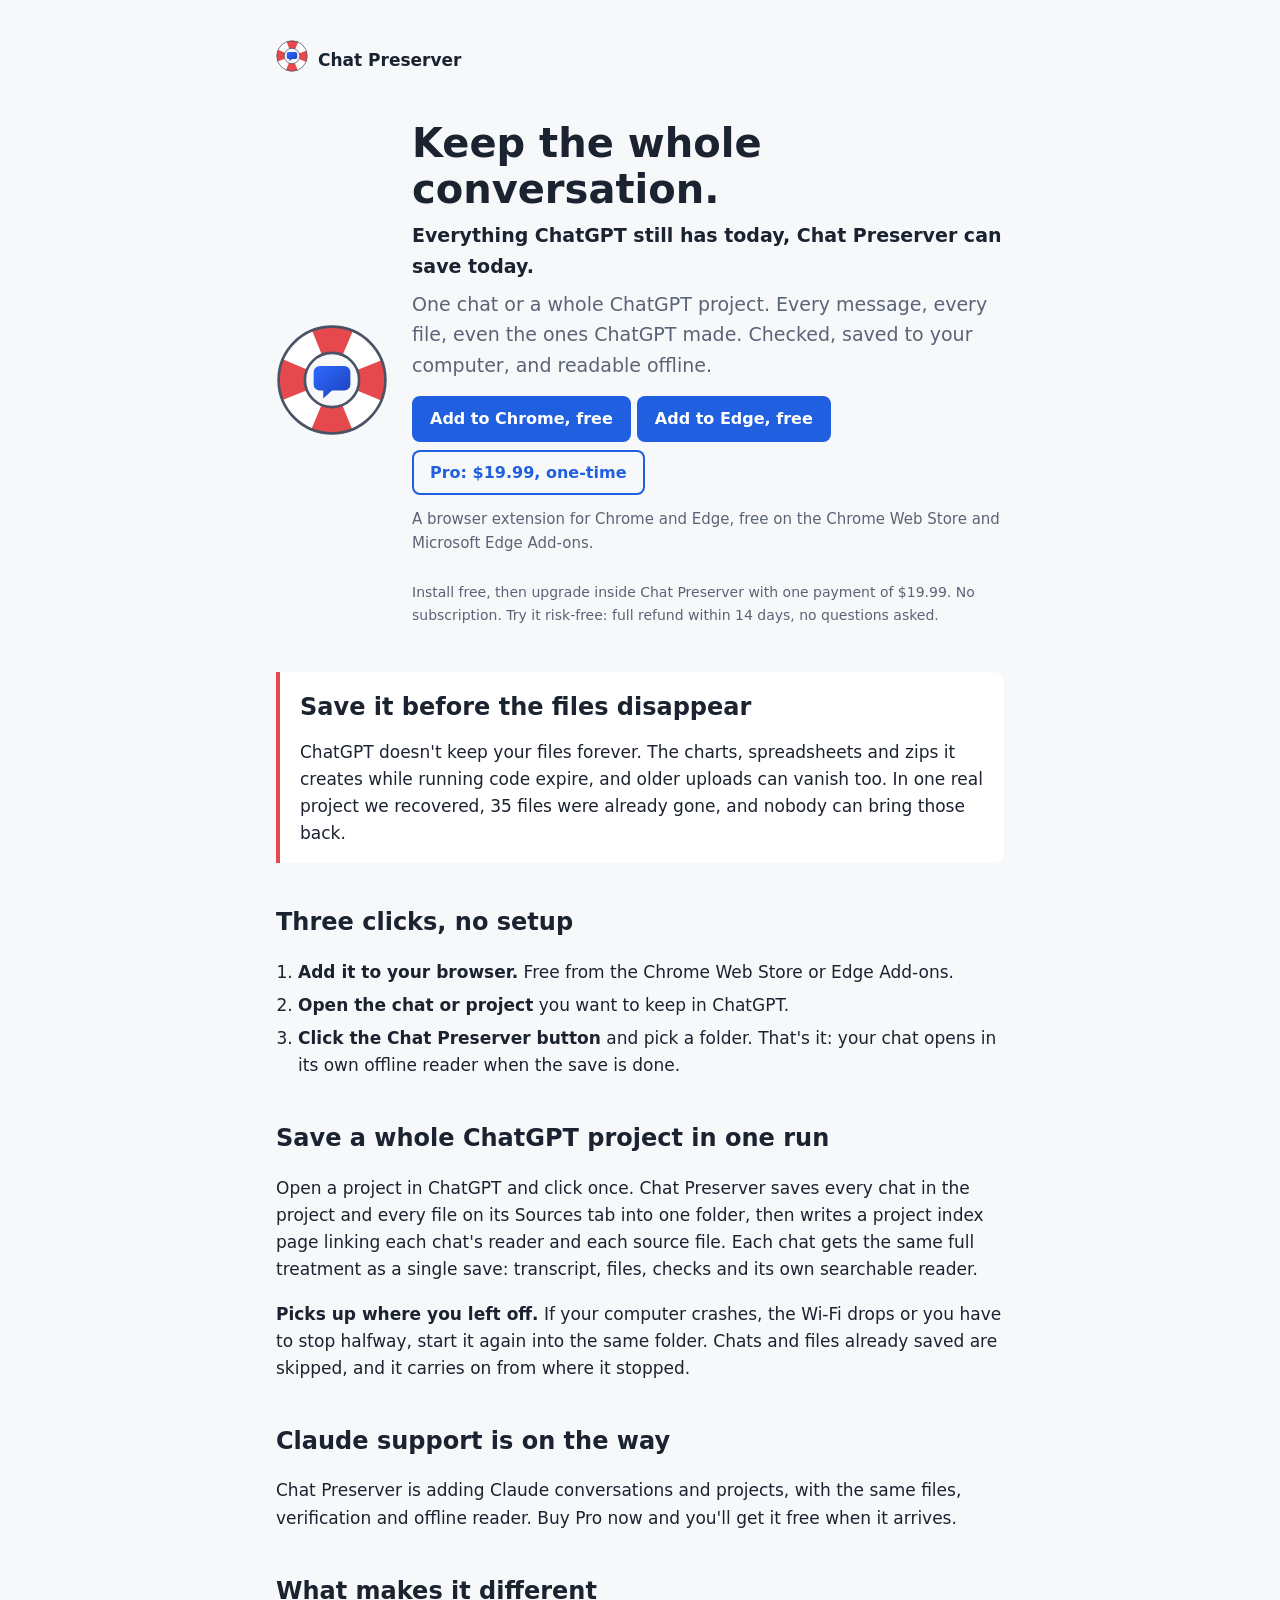
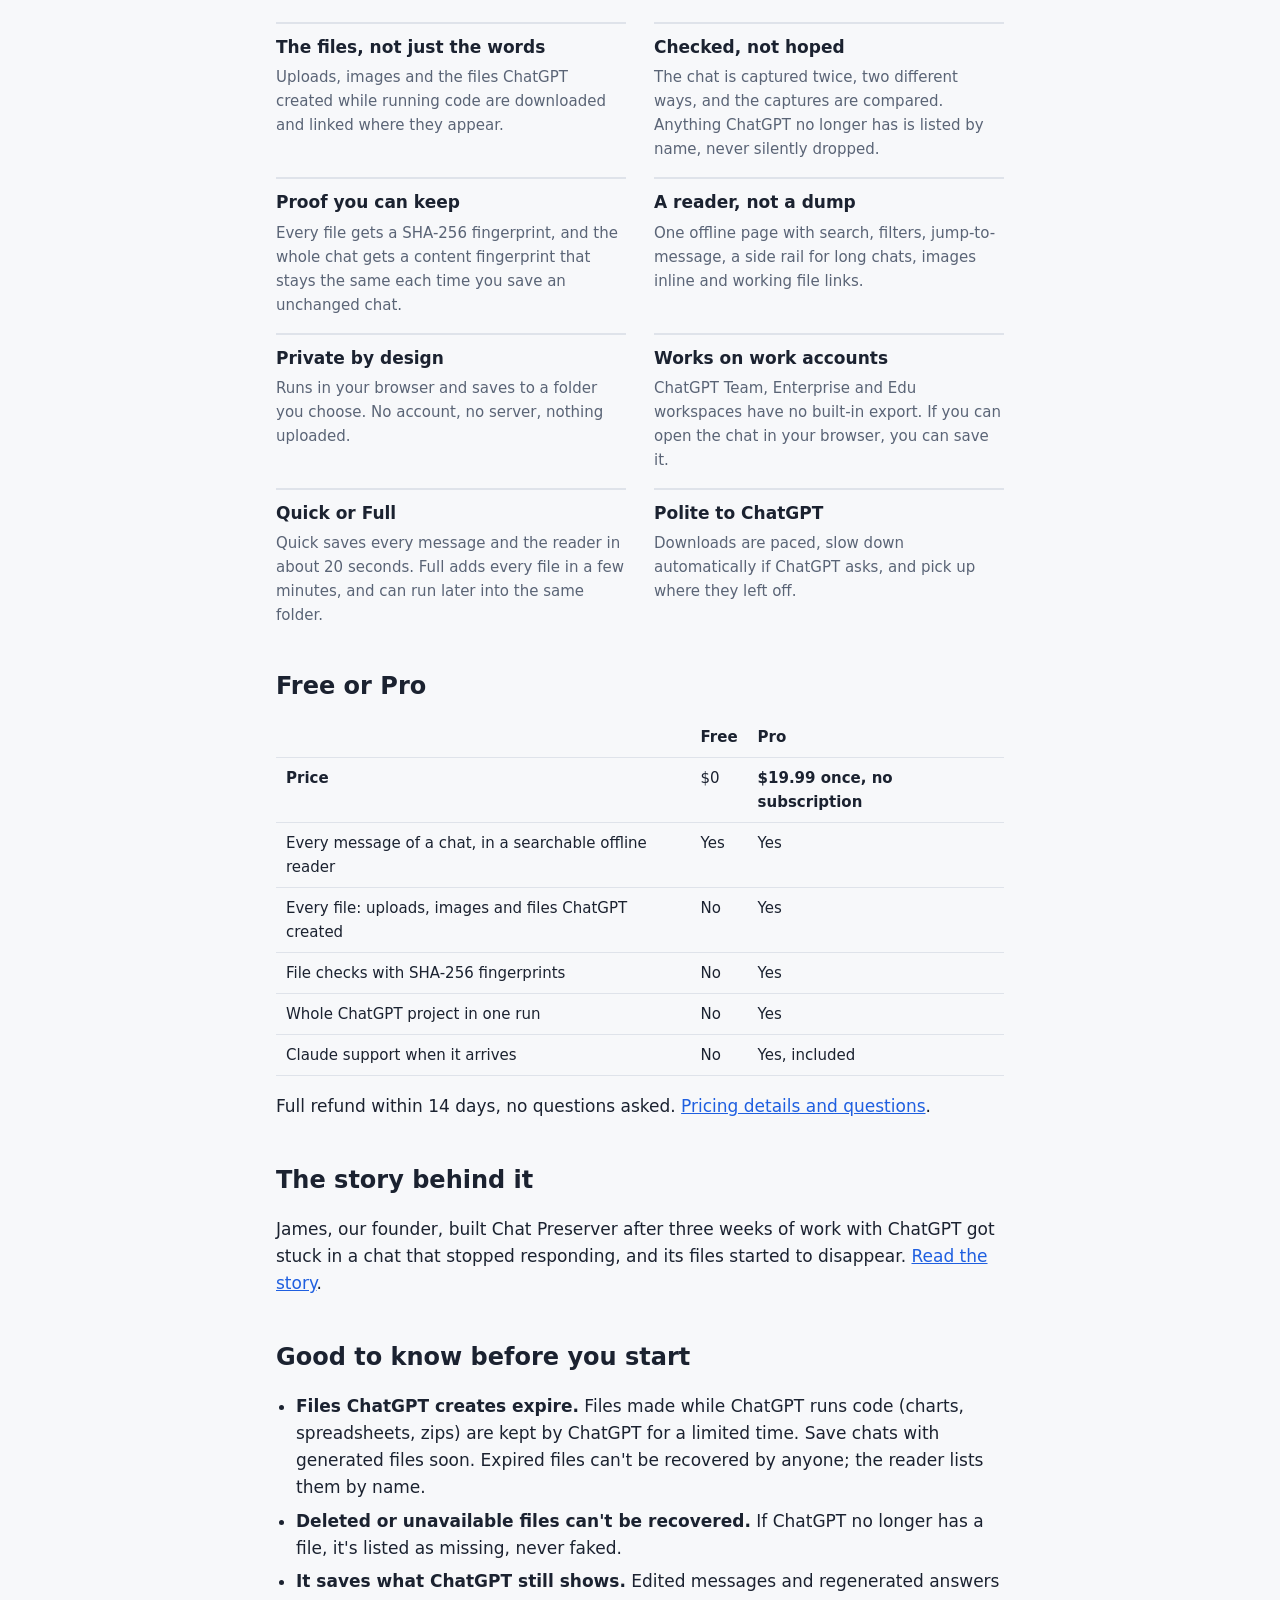
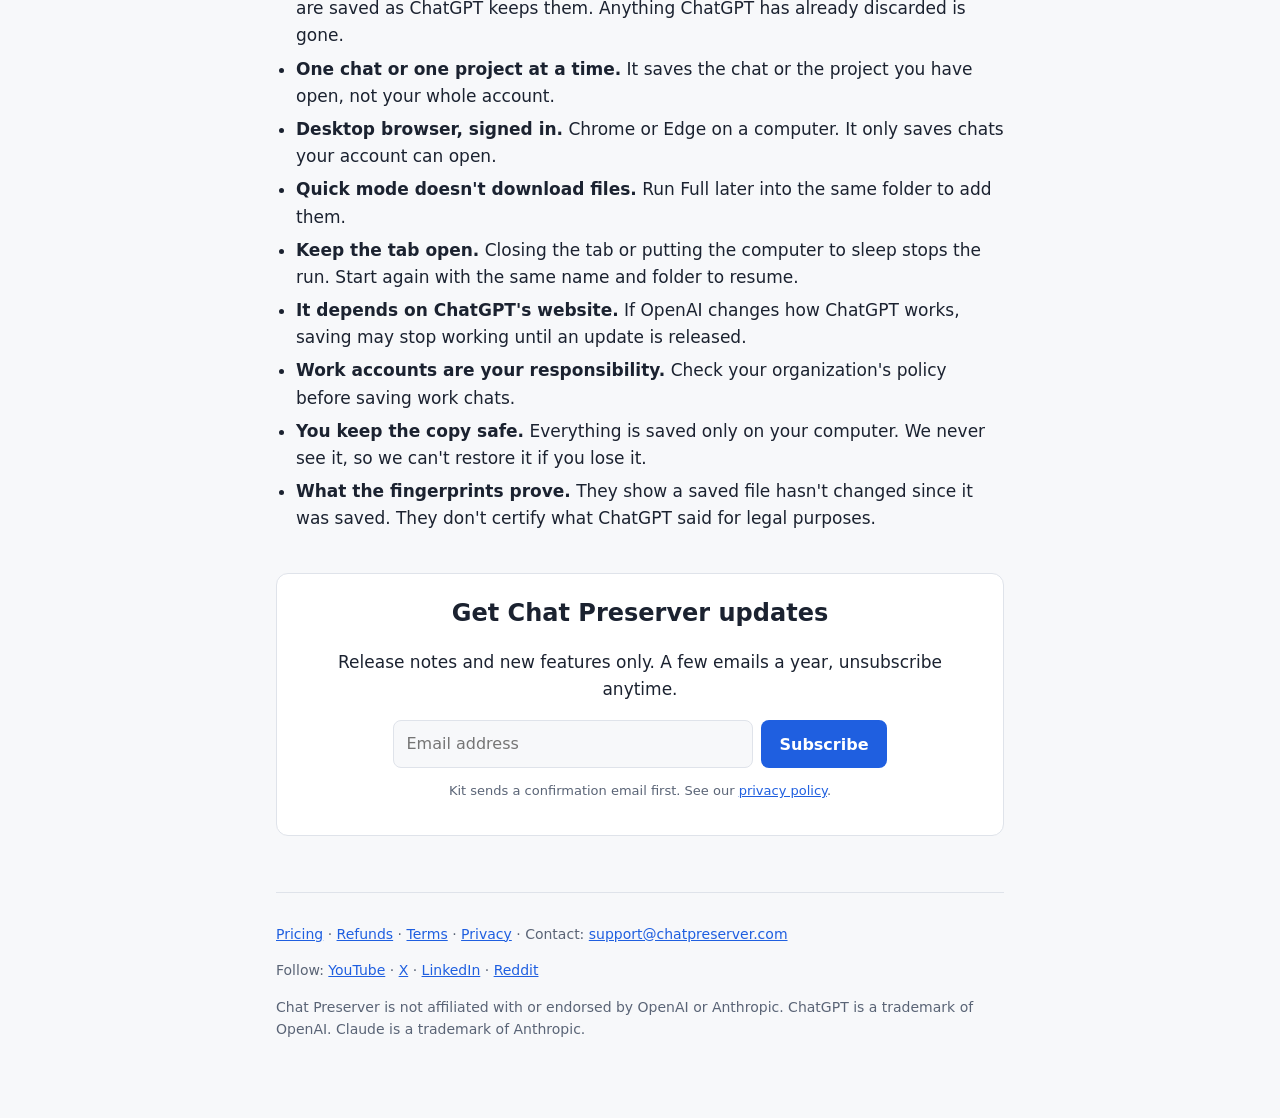
<file: index.html>
<!doctype html>
<html lang="en">
<head>
<meta charset="utf-8">
<meta name="viewport" content="width=device-width, initial-scale=1">
<meta name="color-scheme" content="light dark">
<title>Chat Preserver: save whole ChatGPT chats and projects, with their files</title>
<meta name="description" content="Save a whole ChatGPT chat, or a whole ChatGPT project in one run: every message, every file (even the ones ChatGPT made), checked and in a searchable offline reader.">
<link rel="icon" href="favicon.png">
<link rel="stylesheet" href="style.css">
</head>
<body>
<main>
  <header class="top"><a href="./"><img src="icon.svg" alt=""></a><a href="./">Chat Preserver</a></header>

  <section class="hero">
    <img src="icon.svg" alt="Chat Preserver icon: a chat bubble inside a life ring">
    <div>
      <h1>Keep the whole conversation.</h1>
      <p class="tagline"><strong>Everything ChatGPT still has today, Chat Preserver can save today.</strong></p>
      <p class="sub">One chat or a whole ChatGPT project. Every message, every file, even the ones ChatGPT made. Checked, saved to your computer, and readable offline.</p>
      <p class="cta"><a class="button" href="https://chromewebstore.google.com/detail/lnanhkpmopngcncfocjbonpcolkplkpj">Add to Chrome, free</a><a class="button" href="https://microsoftedge.microsoft.com/addons/detail/ndkpbcppocceaidgeeogmkhkhfbmdhgp">Add to Edge, free</a><a class="button secondary" href="pricing/">Pro: $19.99, one-time</a><br><span>A browser extension for Chrome and Edge, free on the Chrome Web Store and Microsoft Edge Add-ons.</span></p>
      <p class="signup"><span>Install free, then upgrade inside Chat Preserver with one payment of $19.99. No subscription. Try it risk-free: full refund within 14 days, no questions asked.</span></p>
    </div>
  </section>

  <div class="urgent">
    <h2>Save it before the files disappear</h2>
    <p>ChatGPT doesn't keep your files forever. The charts, spreadsheets and zips it creates while running code expire, and older uploads can vanish too. In one real project we recovered, 35 files were already gone, and nobody can bring those back.</p>
  </div>

  <h2>Three clicks, no setup</h2>
  <ol class="steps">
    <li><strong>Add it to your browser.</strong> Free from the Chrome Web Store or Edge Add-ons.</li>
    <li><strong>Open the chat or project</strong> you want to keep in ChatGPT.</li>
    <li><strong>Click the Chat Preserver button</strong> and pick a folder. That's it: your chat opens in its own offline reader when the save is done.</li>
  </ol>

  <h2>Save a whole ChatGPT project in one run</h2>
  <p>Open a project in ChatGPT and click once. Chat Preserver saves every chat in the project and every file on its Sources tab into one folder, then writes a project index page linking each chat's reader and each source file. Each chat gets the same full treatment as a single save: transcript, files, checks and its own searchable reader.</p>
  <p><strong>Picks up where you left off.</strong> If your computer crashes, the Wi-Fi drops or you have to stop halfway, start it again into the same folder. Chats and files already saved are skipped, and it carries on from where it stopped.</p>

  <h2>Claude support is on the way</h2>
  <p>Chat Preserver is adding Claude conversations and projects, with the same files, verification and offline reader. Buy Pro now and you'll get it free when it arrives.</p>

  <h2>What makes it different</h2>
  <div class="grid">
    <div><h3>The files, not just the words</h3><p>Uploads, images and the files ChatGPT created while running code are downloaded and linked where they appear.</p></div>
    <div><h3>Checked, not hoped</h3><p>The chat is captured twice, two different ways, and the captures are compared. Anything ChatGPT no longer has is listed by name, never silently dropped.</p></div>
    <div><h3>Proof you can keep</h3><p>Every file gets a SHA-256 fingerprint, and the whole chat gets a content fingerprint that stays the same each time you save an unchanged chat.</p></div>
    <div><h3>A reader, not a dump</h3><p>One offline page with search, filters, jump-to-message, a side rail for long chats, images inline and working file links.</p></div>
    <div><h3>Private by design</h3><p>Runs in your browser and saves to a folder you choose. No account, no server, nothing uploaded.</p></div>
    <div><h3>Works on work accounts</h3><p>ChatGPT Team, Enterprise and Edu workspaces have no built-in export. If you can open the chat in your browser, you can save it.</p></div>
    <div><h3>Quick or Full</h3><p>Quick saves every message and the reader in about 20 seconds. Full adds every file in a few minutes, and can run later into the same folder.</p></div>
    <div><h3>Polite to ChatGPT</h3><p>Downloads are paced, slow down automatically if ChatGPT asks, and pick up where they left off.</p></div>
  </div>

  <section class="pricing-mid" id="pricing">
    <h2>Free or Pro</h2>
    <div class="tablewrap"><table>
      <thead><tr><th></th><th>Free</th><th>Pro</th></tr></thead>
      <tbody>
        <tr><td><strong>Price</strong></td><td>$0</td><td><strong>$19.99 once, no subscription</strong></td></tr>
        <tr><td>Every message of a chat, in a searchable offline reader</td><td>Yes</td><td>Yes</td></tr>
        <tr><td>Every file: uploads, images and files ChatGPT created</td><td>No</td><td>Yes</td></tr>
        <tr><td>File checks with SHA-256 fingerprints</td><td>No</td><td>Yes</td></tr>
        <tr><td>Whole ChatGPT project in one run</td><td>No</td><td>Yes</td></tr>
        <tr><td>Claude support when it arrives</td><td>No</td><td>Yes, included</td></tr>
      </tbody>
    </table></div>
    <p>Full refund within 14 days, no questions asked. <a href="pricing/">Pricing details and questions</a>.</p>
  </section>

  <h2>The story behind it</h2>
  <p>James, our founder, built Chat Preserver after three weeks of work with ChatGPT got stuck in a chat that stopped responding, and its files started to disappear. <a href="story/">Read the story</a>.</p>

  <h2>Good to know before you start</h2>
  <ul>
    <li><strong>Files ChatGPT creates expire.</strong> Files made while ChatGPT runs code (charts, spreadsheets, zips) are kept by ChatGPT for a limited time. Save chats with generated files soon. Expired files can't be recovered by anyone; the reader lists them by name.</li>
    <li><strong>Deleted or unavailable files can't be recovered.</strong> If ChatGPT no longer has a file, it's listed as missing, never faked.</li>
    <li><strong>It saves what ChatGPT still shows.</strong> Edited messages and regenerated answers are saved as ChatGPT keeps them. Anything ChatGPT has already discarded is gone.</li>
    <li><strong>One chat or one project at a time.</strong> It saves the chat or the project you have open, not your whole account.</li>
    <li><strong>Desktop browser, signed in.</strong> Chrome or Edge on a computer. It only saves chats your account can open.</li>
    <li><strong>Quick mode doesn't download files.</strong> Run Full later into the same folder to add them.</li>
    <li><strong>Keep the tab open.</strong> Closing the tab or putting the computer to sleep stops the run. Start again with the same name and folder to resume.</li>
    <li><strong>It depends on ChatGPT's website.</strong> If OpenAI changes how ChatGPT works, saving may stop working until an update is released.</li>
    <li><strong>Work accounts are your responsibility.</strong> Check your organization's policy before saving work chats.</li>
    <li><strong>You keep the copy safe.</strong> Everything is saved only on your computer. We never see it, so we can't restore it if you lose it.</li>
    <li><strong>What the fingerprints prove.</strong> They show a saved file hasn't changed since it was saved. They don't certify what ChatGPT said for legal purposes.</li>
  </ul>

  <section class="updates" id="updates">
    <h2>Get Chat Preserver updates</h2>
    <p>Release notes and new features only. A few emails a year, unsubscribe anytime.</p>
    <form action="https://app.kit.com/forms/10075467/subscriptions" method="post">
      <label class="sr" for="updates-email">Email address</label>
      <input id="updates-email" name="email_address" type="email" placeholder="Email address" autocomplete="email" required>
      <button class="button" type="submit">Subscribe</button>
    </form>
    <p class="fine">Kit sends a confirmation email first. See our <a href="privacy/">privacy policy</a>.</p>
  </section>

  <footer>
    <p><a href="pricing/">Pricing</a> · <a href="refunds/">Refunds</a> · <a href="terms/">Terms</a> · <a href="privacy/">Privacy</a> · Contact: <a href="mailto:support@chatpreserver.com">support@chatpreserver.com</a></p>
    <p>Follow: <a href="https://www.youtube.com/@ChatPreserver">YouTube</a> · <a href="https://x.com/chatpreserver">X</a> · <a href="https://www.linkedin.com/company/chat-preserver">LinkedIn</a> · <a href="https://www.reddit.com/user/ChatPreserverDev">Reddit</a></p>
    <p>Chat Preserver is not affiliated with or endorsed by OpenAI or Anthropic. ChatGPT is a trademark of OpenAI. Claude is a trademark of Anthropic.</p>
  </footer>
</main>
</body>
</html>
</file>
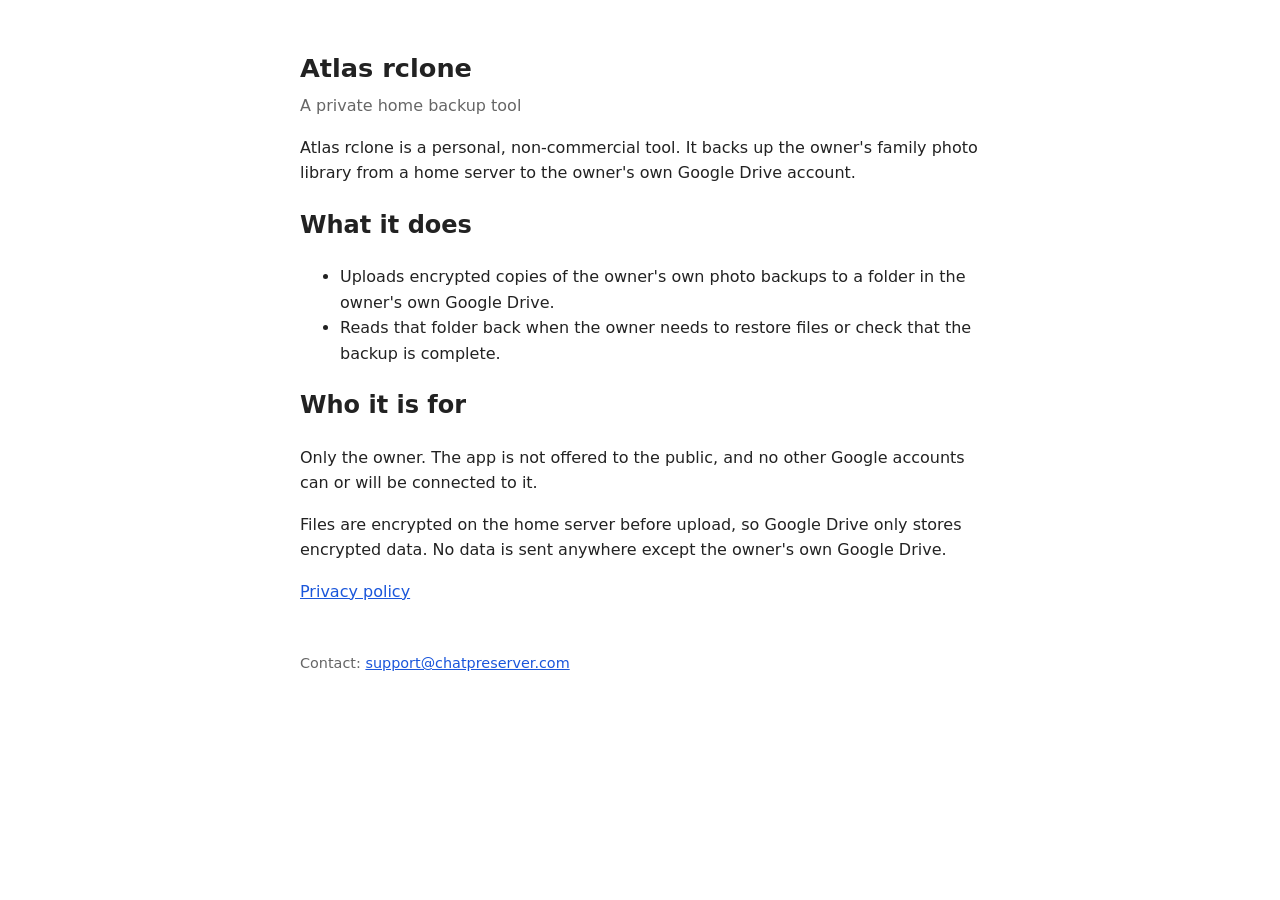
<file: atlas-backup/index.html>
<!doctype html>
<html lang="en">
<head>
<meta charset="utf-8">
<meta name="viewport" content="width=device-width, initial-scale=1">
<meta name="robots" content="noindex">
<title>Atlas rclone</title>
<style>
  body { font-family: system-ui, -apple-system, "Segoe UI", sans-serif; max-width: 680px; margin: 48px auto; padding: 0 16px; line-height: 1.6; color: #222; background: #fff; }
  h1 { font-size: 1.6rem; margin-bottom: 0.25rem; }
  .sub { color: #666; margin-top: 0; }
  footer { margin-top: 48px; font-size: 0.9rem; color: #666; }
  a { color: #1a56db; }
</style>
</head>
<body>
  <h1>Atlas rclone</h1>
  <p class="sub">A private home backup tool</p>

  <p>Atlas rclone is a personal, non-commercial tool. It backs up the owner's family photo library from a home server to the owner's own Google Drive account.</p>

  <h2>What it does</h2>
  <ul>
    <li>Uploads encrypted copies of the owner's own photo backups to a folder in the owner's own Google Drive.</li>
    <li>Reads that folder back when the owner needs to restore files or check that the backup is complete.</li>
  </ul>

  <h2>Who it is for</h2>
  <p>Only the owner. The app is not offered to the public, and no other Google accounts can or will be connected to it.</p>

  <p>Files are encrypted on the home server before upload, so Google Drive only stores encrypted data. No data is sent anywhere except the owner's own Google Drive.</p>

  <p><a href="privacy.html">Privacy policy</a></p>

  <footer>Contact: <a href="mailto:support@chatpreserver.com">support@chatpreserver.com</a></footer>
</body>
</html>
</file>
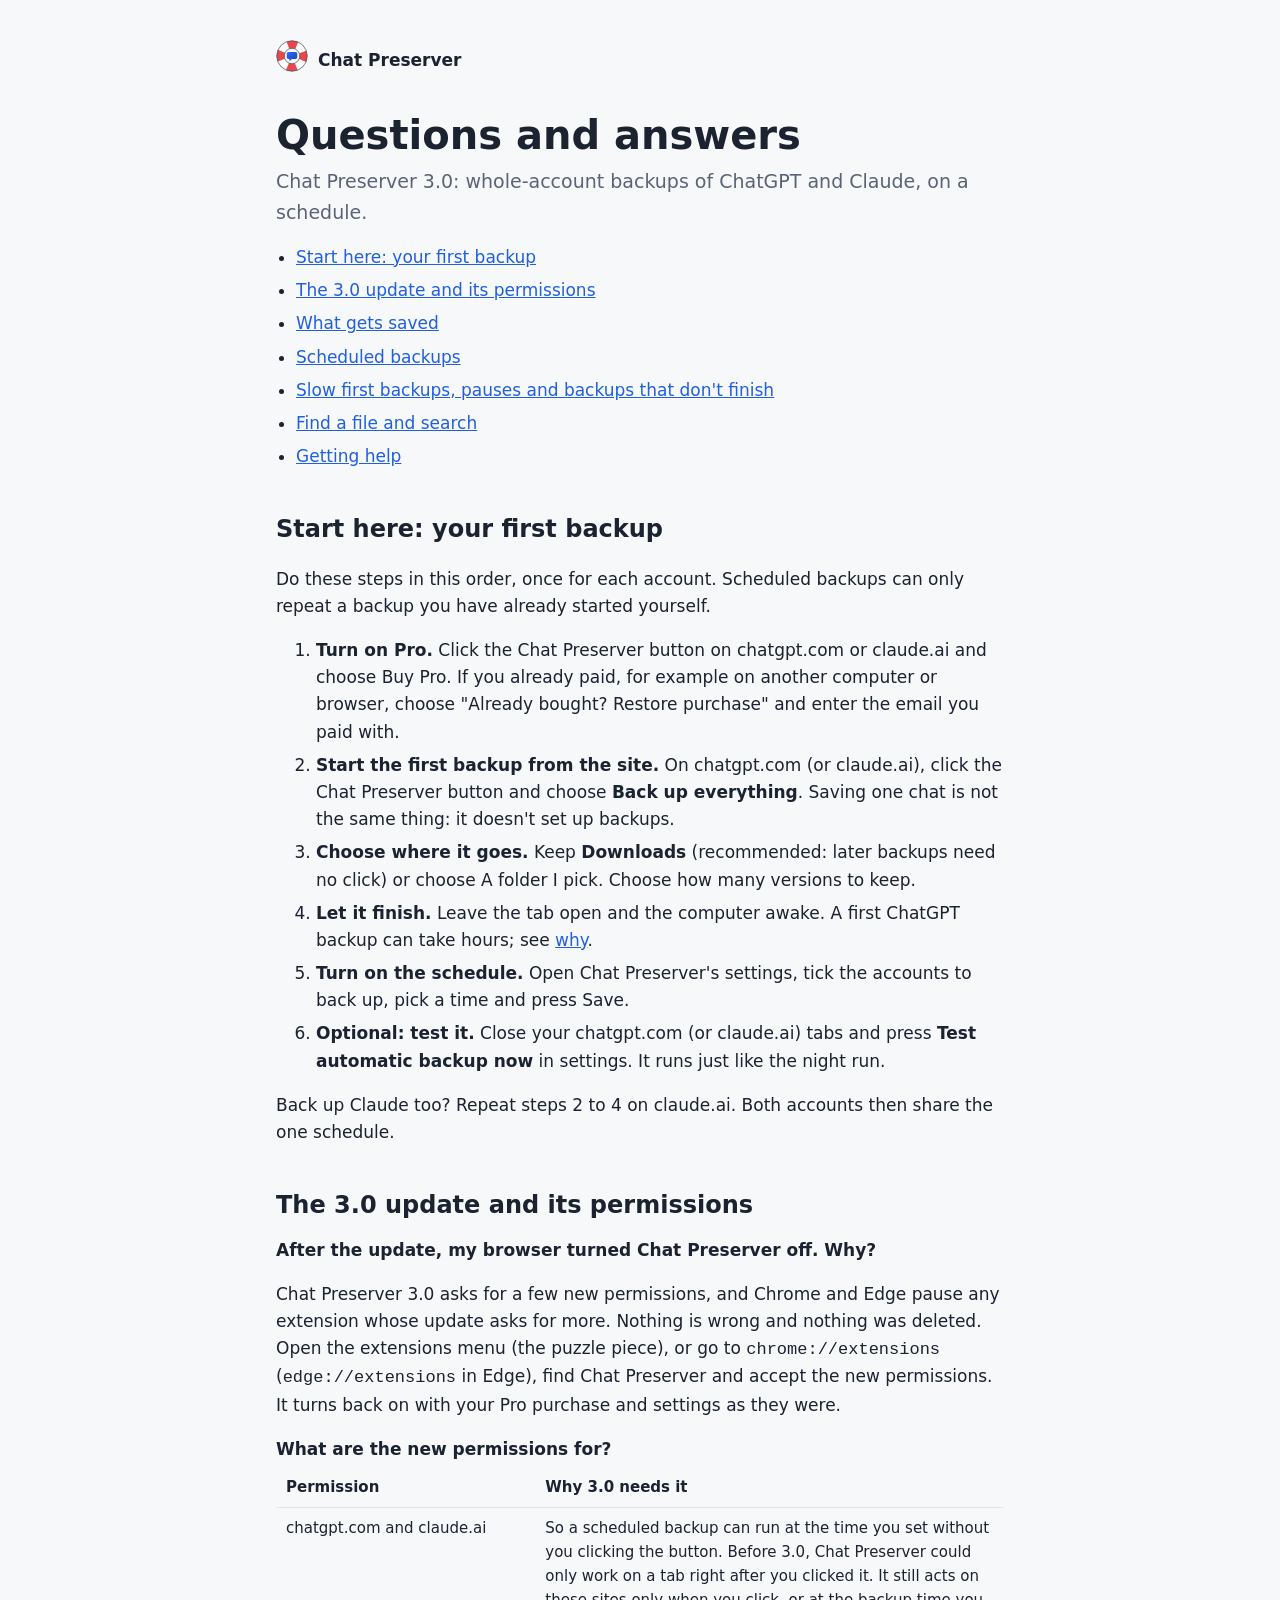
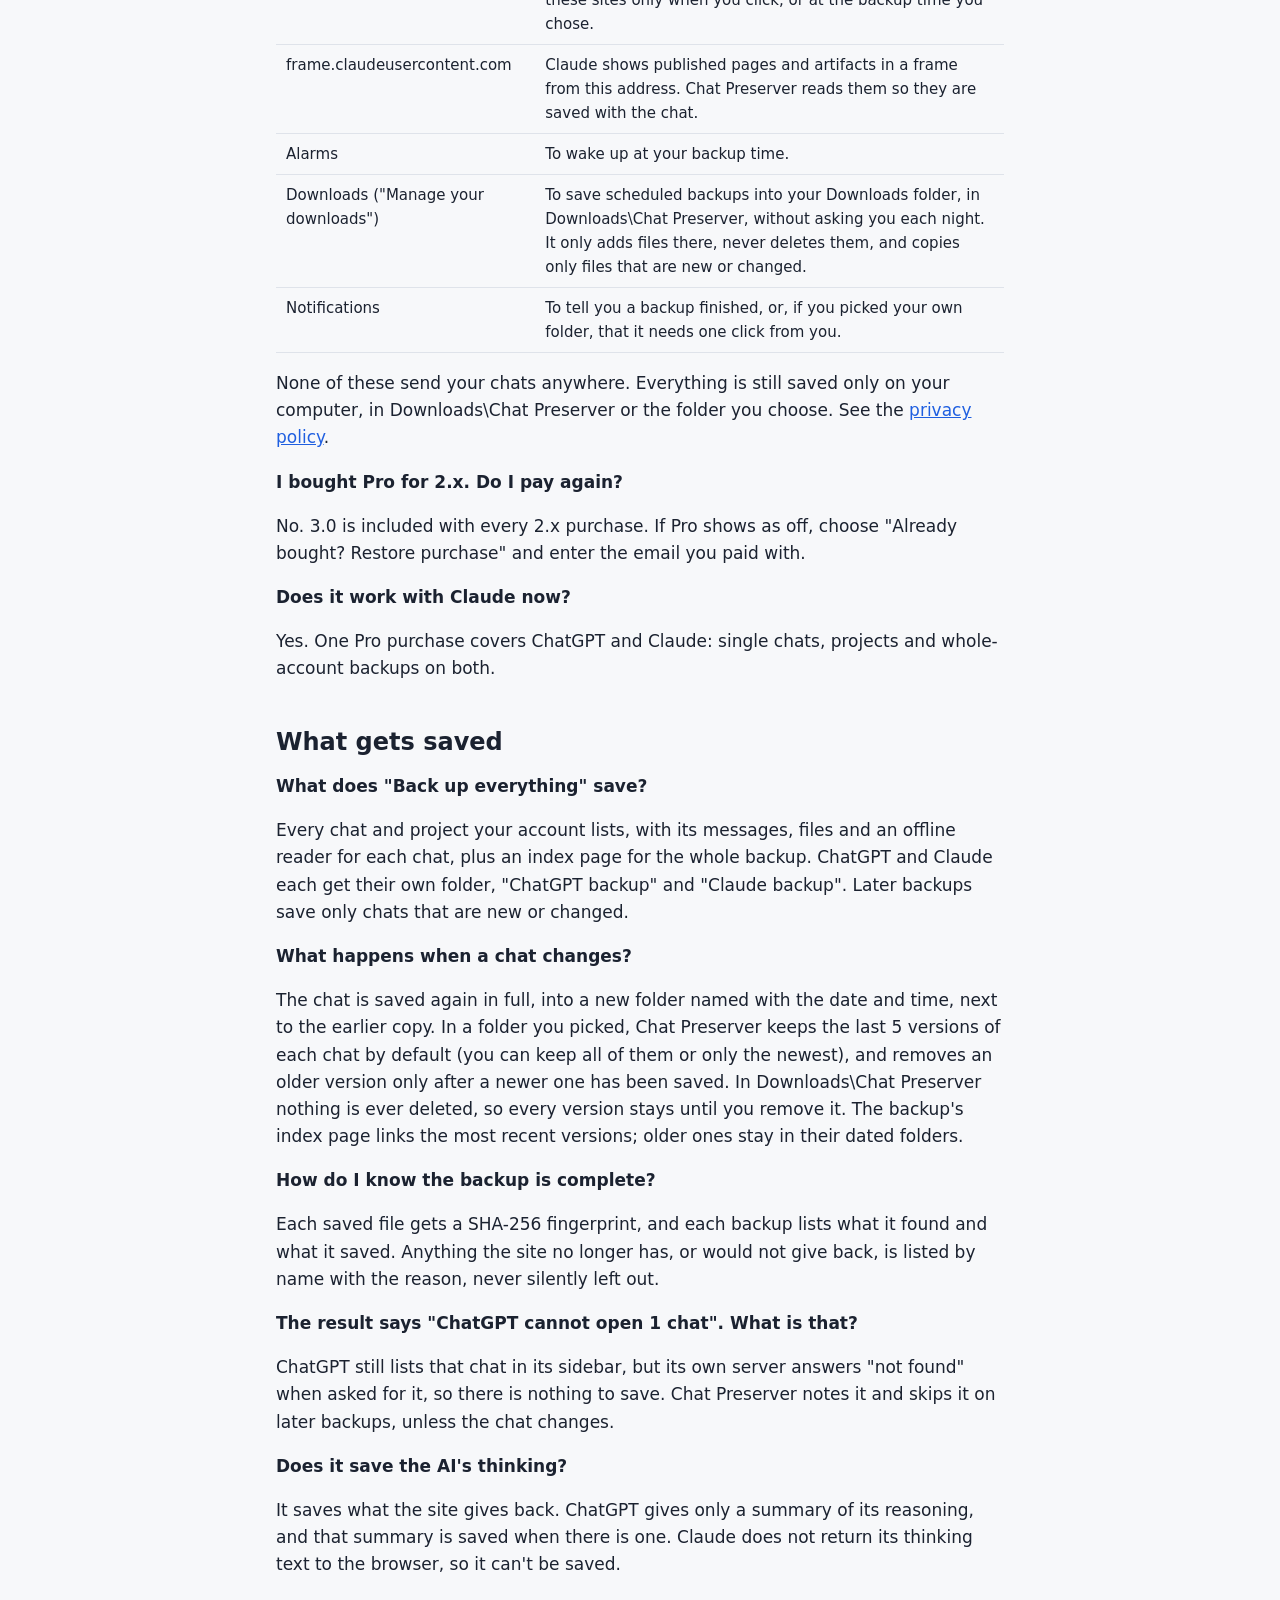
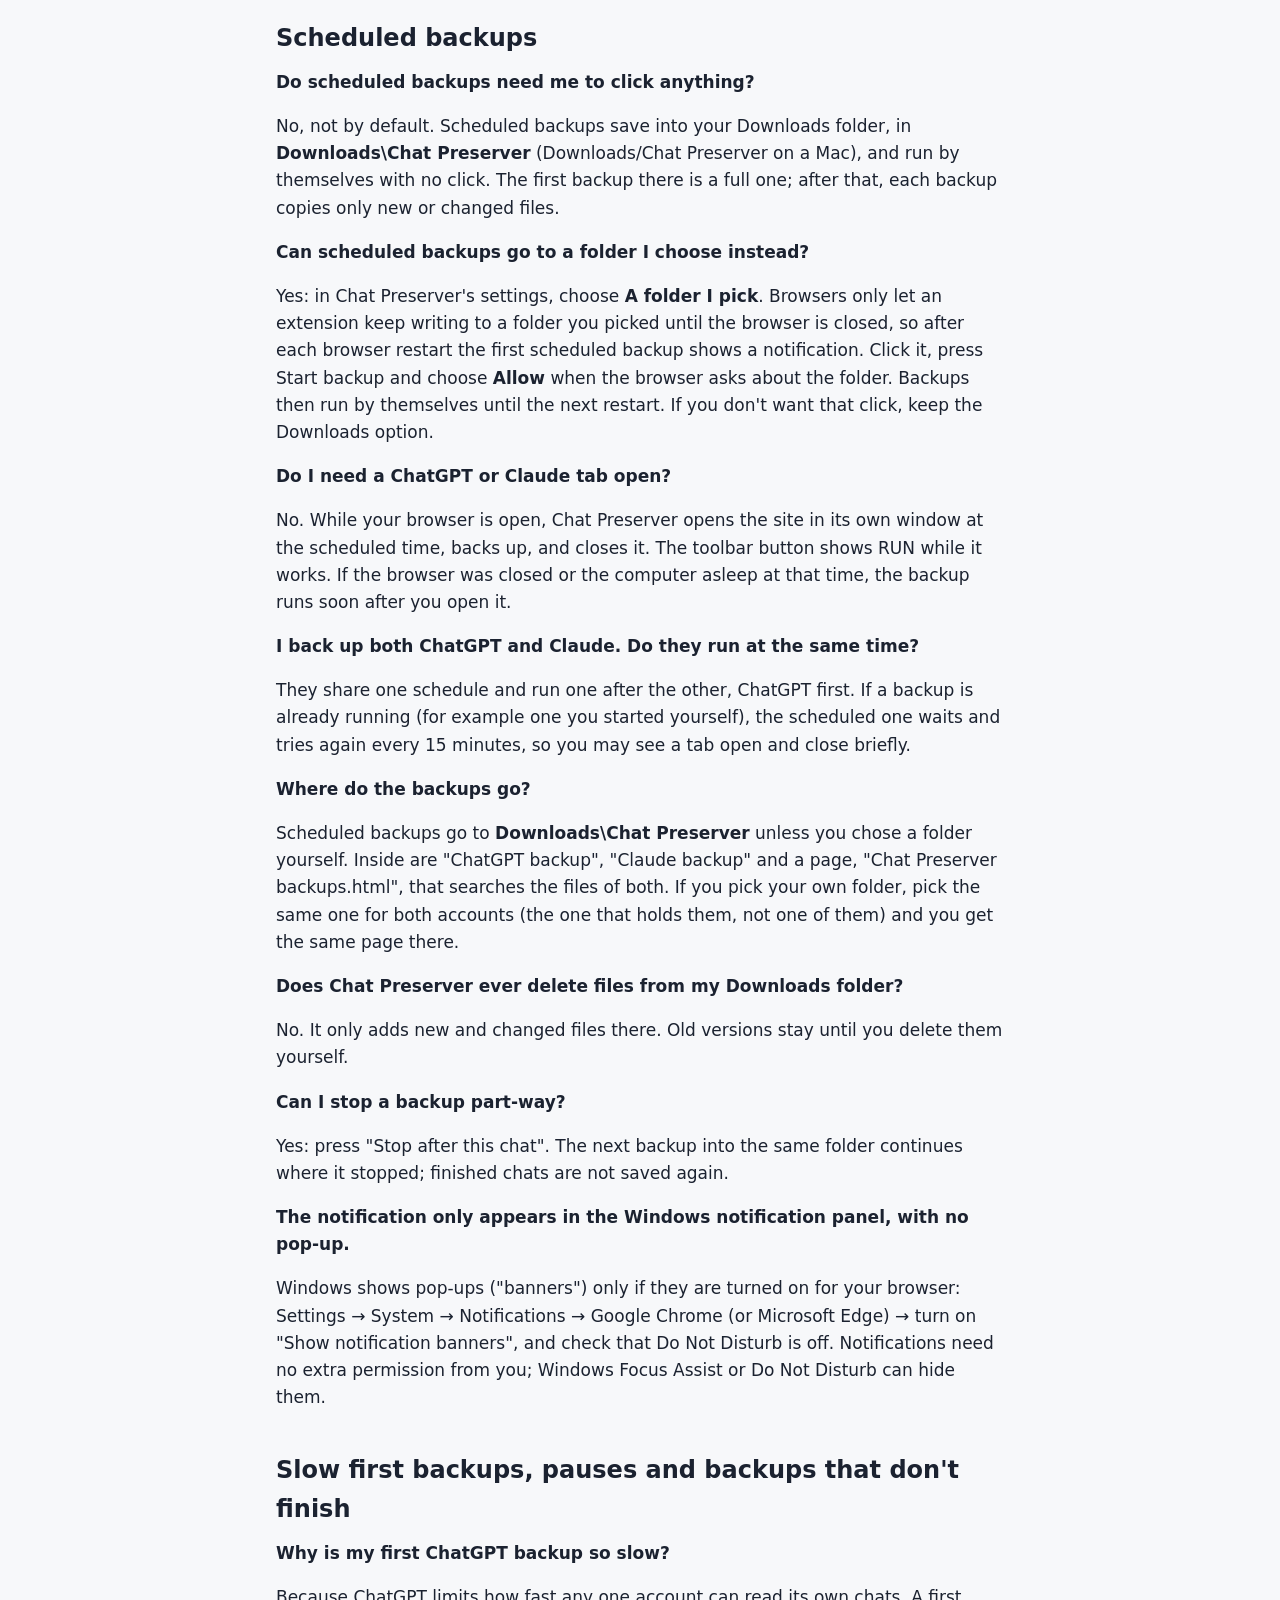
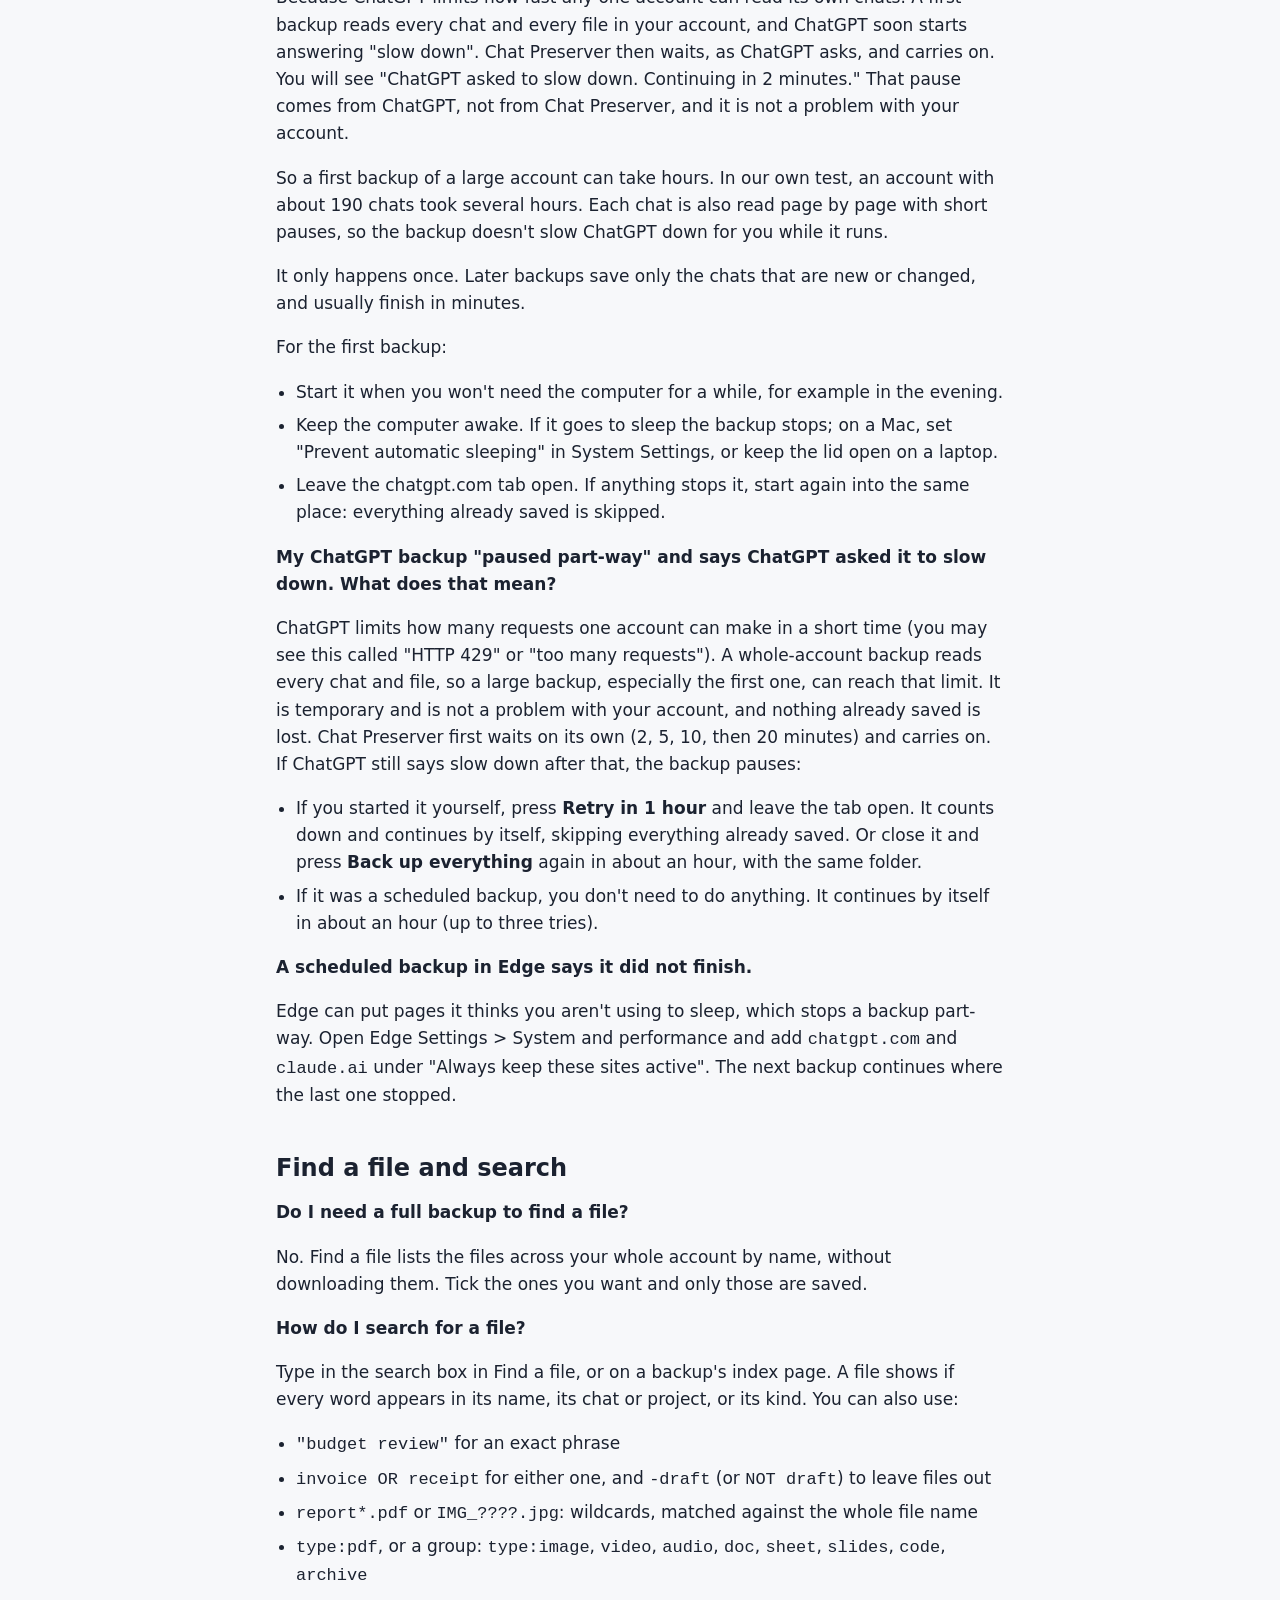
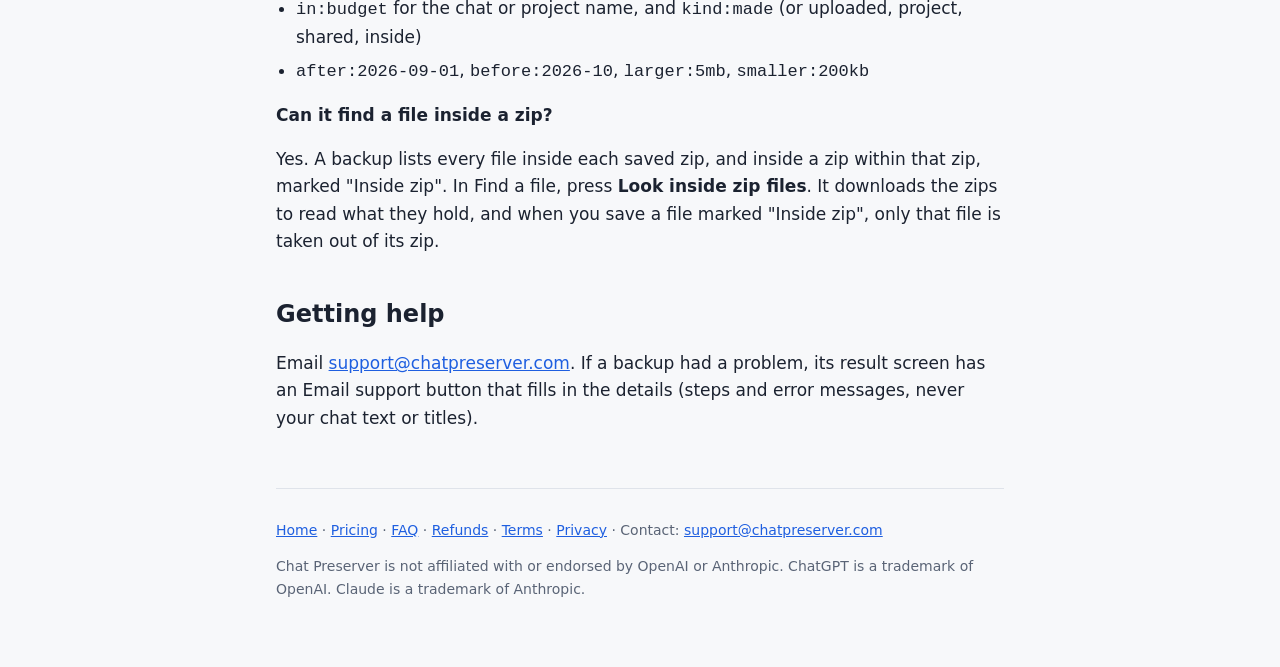
<file: faq/index.html>
<!doctype html>
<html lang="en">
<head>
<meta charset="utf-8">
<meta name="viewport" content="width=device-width, initial-scale=1">
<meta name="color-scheme" content="light dark">
<title>Chat Preserver FAQ</title>
<meta name="description" content="Answers about Chat Preserver 3.0: the update and its new permissions, whole-account backups of ChatGPT and Claude, nightly schedules, versions and Find a file.">
<link rel="icon" href="../favicon.png">
<link rel="stylesheet" href="../style.css">
</head>
<body>
<main class="faq">
  <header class="top"><a href="../"><img src="../icon.svg" alt=""></a><a href="../">Chat Preserver</a></header>

  <h1 style="margin-top:32px">Questions and answers</h1>
  <p class="sub">Chat Preserver 3.0: whole-account backups of ChatGPT and Claude, on a schedule.</p>

  <ul class="toc">
    <li><a href="#start">Start here: your first backup</a></li>
    <li><a href="#update">The 3.0 update and its permissions</a></li>
    <li><a href="#saved">What gets saved</a></li>
    <li><a href="#schedule">Scheduled backups</a></li>
    <li><a href="#pauses">Slow first backups, pauses and backups that don't finish</a></li>
    <li><a href="#find">Find a file and search</a></li>
    <li><a href="#help">Getting help</a></li>
  </ul>

  <h2 id="start">Start here: your first backup</h2>
  <p>Do these steps in this order, once for each account. Scheduled backups can only repeat a backup you have already started yourself.</p>
  <ol>
    <li><strong>Turn on Pro.</strong> Click the Chat Preserver button on chatgpt.com or claude.ai and choose Buy Pro. If you already paid, for example on another computer or browser, choose "Already bought? Restore purchase" and enter the email you paid with.</li>
    <li><strong>Start the first backup from the site.</strong> On chatgpt.com (or claude.ai), click the Chat Preserver button and choose <strong>Back up everything</strong>. Saving one chat is not the same thing: it doesn't set up backups.</li>
    <li><strong>Choose where it goes.</strong> Keep <strong>Downloads</strong> (recommended: later backups need no click) or choose A folder I pick. Choose how many versions to keep.</li>
    <li><strong>Let it finish.</strong> Leave the tab open and the computer awake. A first ChatGPT backup can take hours; see <a href="#first-backup">why</a>.</li>
    <li><strong>Turn on the schedule.</strong> Open Chat Preserver's settings, tick the accounts to back up, pick a time and press Save.</li>
    <li><strong>Optional: test it.</strong> Close your chatgpt.com (or claude.ai) tabs and press <strong>Test automatic backup now</strong> in settings. It runs just like the night run.</li>
  </ol>
  <p>Back up Claude too? Repeat steps 2 to 4 on claude.ai. Both accounts then share the one schedule.</p>

  <h2 id="update">The 3.0 update and its permissions</h2>

  <h3 id="turned-off">After the update, my browser turned Chat Preserver off. Why?</h3>
  <p>Chat Preserver 3.0 asks for a few new permissions, and Chrome and Edge pause any extension whose update asks for more. Nothing is wrong and nothing was deleted. Open the extensions menu (the puzzle piece), or go to <code>chrome://extensions</code> (<code>edge://extensions</code> in Edge), find Chat Preserver and accept the new permissions. It turns back on with your Pro purchase and settings as they were.</p>

  <h3 id="permissions">What are the new permissions for?</h3>
  <div class="tablewrap"><table>
    <thead><tr><th>Permission</th><th>Why 3.0 needs it</th></tr></thead>
    <tbody>
      <tr><td>chatgpt.com and claude.ai</td><td>So a scheduled backup can run at the time you set without you clicking the button. Before 3.0, Chat Preserver could only work on a tab right after you clicked it. It still acts on these sites only when you click, or at the backup time you chose.</td></tr>
      <tr><td>frame.claudeusercontent.com</td><td>Claude shows published pages and artifacts in a frame from this address. Chat Preserver reads them so they are saved with the chat.</td></tr>
      <tr><td>Alarms</td><td>To wake up at your backup time.</td></tr>
      <tr><td>Downloads ("Manage your downloads")</td><td>To save scheduled backups into your Downloads folder, in Downloads\Chat Preserver, without asking you each night. It only adds files there, never deletes them, and copies only files that are new or changed.</td></tr>
      <tr><td>Notifications</td><td>To tell you a backup finished, or, if you picked your own folder, that it needs one click from you.</td></tr>
    </tbody>
  </table></div>
  <p>None of these send your chats anywhere. Everything is still saved only on your computer, in Downloads\Chat Preserver or the folder you choose. See the <a href="../privacy/">privacy policy</a>.</p>

  <h3>I bought Pro for 2.x. Do I pay again?</h3>
  <p>No. 3.0 is included with every 2.x purchase. If Pro shows as off, choose "Already bought? Restore purchase" and enter the email you paid with.</p>

  <h3>Does it work with Claude now?</h3>
  <p>Yes. One Pro purchase covers ChatGPT and Claude: single chats, projects and whole-account backups on both.</p>

  <h2 id="saved">What gets saved</h2>

  <h3>What does "Back up everything" save?</h3>
  <p>Every chat and project your account lists, with its messages, files and an offline reader for each chat, plus an index page for the whole backup. ChatGPT and Claude each get their own folder, "ChatGPT backup" and "Claude backup". Later backups save only chats that are new or changed.</p>

  <h3>What happens when a chat changes?</h3>
  <p>The chat is saved again in full, into a new folder named with the date and time, next to the earlier copy. In a folder you picked, Chat Preserver keeps the last 5 versions of each chat by default (you can keep all of them or only the newest), and removes an older version only after a newer one has been saved. In Downloads\Chat Preserver nothing is ever deleted, so every version stays until you remove it. The backup's index page links the most recent versions; older ones stay in their dated folders.</p>

  <h3>How do I know the backup is complete?</h3>
  <p>Each saved file gets a SHA-256 fingerprint, and each backup lists what it found and what it saved. Anything the site no longer has, or would not give back, is listed by name with the reason, never silently left out.</p>

  <h3>The result says "ChatGPT cannot open 1 chat". What is that?</h3>
  <p>ChatGPT still lists that chat in its sidebar, but its own server answers "not found" when asked for it, so there is nothing to save. Chat Preserver notes it and skips it on later backups, unless the chat changes.</p>

  <h3>Does it save the AI's thinking?</h3>
  <p>It saves what the site gives back. ChatGPT gives only a summary of its reasoning, and that summary is saved when there is one. Claude does not return its thinking text to the browser, so it can't be saved.</p>

  <h2 id="schedule">Scheduled backups</h2>

  <h3>Do scheduled backups need me to click anything?</h3>
  <p>No, not by default. Scheduled backups save into your Downloads folder, in <strong>Downloads\Chat Preserver</strong> (Downloads/Chat Preserver on a Mac), and run by themselves with no click. The first backup there is a full one; after that, each backup copies only new or changed files.</p>

  <h3>Can scheduled backups go to a folder I choose instead?</h3>
  <p>Yes: in Chat Preserver's settings, choose <strong>A folder I pick</strong>. Browsers only let an extension keep writing to a folder you picked until the browser is closed, so after each browser restart the first scheduled backup shows a notification. Click it, press Start backup and choose <strong>Allow</strong> when the browser asks about the folder. Backups then run by themselves until the next restart. If you don't want that click, keep the Downloads option.</p>

  <h3>Do I need a ChatGPT or Claude tab open?</h3>
  <p>No. While your browser is open, Chat Preserver opens the site in its own window at the scheduled time, backs up, and closes it. The toolbar button shows RUN while it works. If the browser was closed or the computer asleep at that time, the backup runs soon after you open it.</p>

  <h3>I back up both ChatGPT and Claude. Do they run at the same time?</h3>
  <p>They share one schedule and run one after the other, ChatGPT first. If a backup is already running (for example one you started yourself), the scheduled one waits and tries again every 15 minutes, so you may see a tab open and close briefly.</p>

  <h3>Where do the backups go?</h3>
  <p>Scheduled backups go to <strong>Downloads\Chat Preserver</strong> unless you chose a folder yourself. Inside are "ChatGPT backup", "Claude backup" and a page, "Chat Preserver backups.html", that searches the files of both. If you pick your own folder, pick the same one for both accounts (the one that holds them, not one of them) and you get the same page there.</p>

  <h3>Does Chat Preserver ever delete files from my Downloads folder?</h3>
  <p>No. It only adds new and changed files there. Old versions stay until you delete them yourself.</p>

  <h3>Can I stop a backup part-way?</h3>
  <p>Yes: press "Stop after this chat". The next backup into the same folder continues where it stopped; finished chats are not saved again.</p>

  <h3>The notification only appears in the Windows notification panel, with no pop-up.</h3>
  <p>Windows shows pop-ups ("banners") only if they are turned on for your browser: Settings → System → Notifications → Google Chrome (or Microsoft Edge) → turn on "Show notification banners", and check that Do Not Disturb is off. Notifications need no extra permission from you; Windows Focus Assist or Do Not Disturb can hide them.</p>

  <h2 id="pauses">Slow first backups, pauses and backups that don't finish</h2>

  <h3 id="first-backup">Why is my first ChatGPT backup so slow?</h3>
  <p>Because ChatGPT limits how fast any one account can read its own chats. A first backup reads every chat and every file in your account, and ChatGPT soon starts answering "slow down". Chat Preserver then waits, as ChatGPT asks, and carries on. You will see "ChatGPT asked to slow down. Continuing in 2 minutes." That pause comes from ChatGPT, not from Chat Preserver, and it is not a problem with your account.</p>
  <p>So a first backup of a large account can take hours. In our own test, an account with about 190 chats took several hours. Each chat is also read page by page with short pauses, so the backup doesn't slow ChatGPT down for you while it runs.</p>
  <p>It only happens once. Later backups save only the chats that are new or changed, and usually finish in minutes.</p>
  <p>For the first backup:</p>
  <ul>
    <li>Start it when you won't need the computer for a while, for example in the evening.</li>
    <li>Keep the computer awake. If it goes to sleep the backup stops; on a Mac, set "Prevent automatic sleeping" in System Settings, or keep the lid open on a laptop.</li>
    <li>Leave the chatgpt.com tab open. If anything stops it, start again into the same place: everything already saved is skipped.</li>
  </ul>

  <h3>My ChatGPT backup "paused part-way" and says ChatGPT asked it to slow down. What does that mean?</h3>
  <p>ChatGPT limits how many requests one account can make in a short time (you may see this called "HTTP 429" or "too many requests"). A whole-account backup reads every chat and file, so a large backup, especially the first one, can reach that limit. It is temporary and is not a problem with your account, and nothing already saved is lost. Chat Preserver first waits on its own (2, 5, 10, then 20 minutes) and carries on. If ChatGPT still says slow down after that, the backup pauses:</p>
  <ul>
    <li>If you started it yourself, press <strong>Retry in 1 hour</strong> and leave the tab open. It counts down and continues by itself, skipping everything already saved. Or close it and press <strong>Back up everything</strong> again in about an hour, with the same folder.</li>
    <li>If it was a scheduled backup, you don't need to do anything. It continues by itself in about an hour (up to three tries).</li>
  </ul>

  <h3 id="edge">A scheduled backup in Edge says it did not finish.</h3>
  <p>Edge can put pages it thinks you aren't using to sleep, which stops a backup part-way. Open Edge Settings &gt; System and performance and add <code>chatgpt.com</code> and <code>claude.ai</code> under "Always keep these sites active". The next backup continues where the last one stopped.</p>

  <h2 id="find">Find a file and search</h2>

  <h3>Do I need a full backup to find a file?</h3>
  <p>No. Find a file lists the files across your whole account by name, without downloading them. Tick the ones you want and only those are saved.</p>

  <h3>How do I search for a file?</h3>
  <p>Type in the search box in Find a file, or on a backup's index page. A file shows if every word appears in its name, its chat or project, or its kind. You can also use:</p>
  <ul>
    <li><code>"budget review"</code> for an exact phrase</li>
    <li><code>invoice OR receipt</code> for either one, and <code>-draft</code> (or <code>NOT draft</code>) to leave files out</li>
    <li><code>report*.pdf</code> or <code>IMG_????.jpg</code>: wildcards, matched against the whole file name</li>
    <li><code>type:pdf</code>, or a group: <code>type:image</code>, <code>video</code>, <code>audio</code>, <code>doc</code>, <code>sheet</code>, <code>slides</code>, <code>code</code>, <code>archive</code></li>
    <li><code>in:budget</code> for the chat or project name, and <code>kind:made</code> (or uploaded, project, shared, inside)</li>
    <li><code>after:2026-09-01</code>, <code>before:2026-10</code>, <code>larger:5mb</code>, <code>smaller:200kb</code></li>
  </ul>

  <h3>Can it find a file inside a zip?</h3>
  <p>Yes. A backup lists every file inside each saved zip, and inside a zip within that zip, marked "Inside zip". In Find a file, press <strong>Look inside zip files</strong>. It downloads the zips to read what they hold, and when you save a file marked "Inside zip", only that file is taken out of its zip.</p>

  <h2 id="help">Getting help</h2>
  <p>Email <a href="mailto:support@chatpreserver.com">support@chatpreserver.com</a>. If a backup had a problem, its result screen has an Email support button that fills in the details (steps and error messages, never your chat text or titles).</p>

  <footer>
    <p><a href="../">Home</a> · <a href="../pricing/">Pricing</a> · <a href="../faq/">FAQ</a> · <a href="../refunds/">Refunds</a> · <a href="../terms/">Terms</a> · <a href="../privacy/">Privacy</a> · Contact: <a href="mailto:support@chatpreserver.com">support@chatpreserver.com</a></p>
    <p>Chat Preserver is not affiliated with or endorsed by OpenAI or Anthropic. ChatGPT is a trademark of OpenAI. Claude is a trademark of Anthropic.</p>
  </footer>
</main>
</body>
</html>
</file>
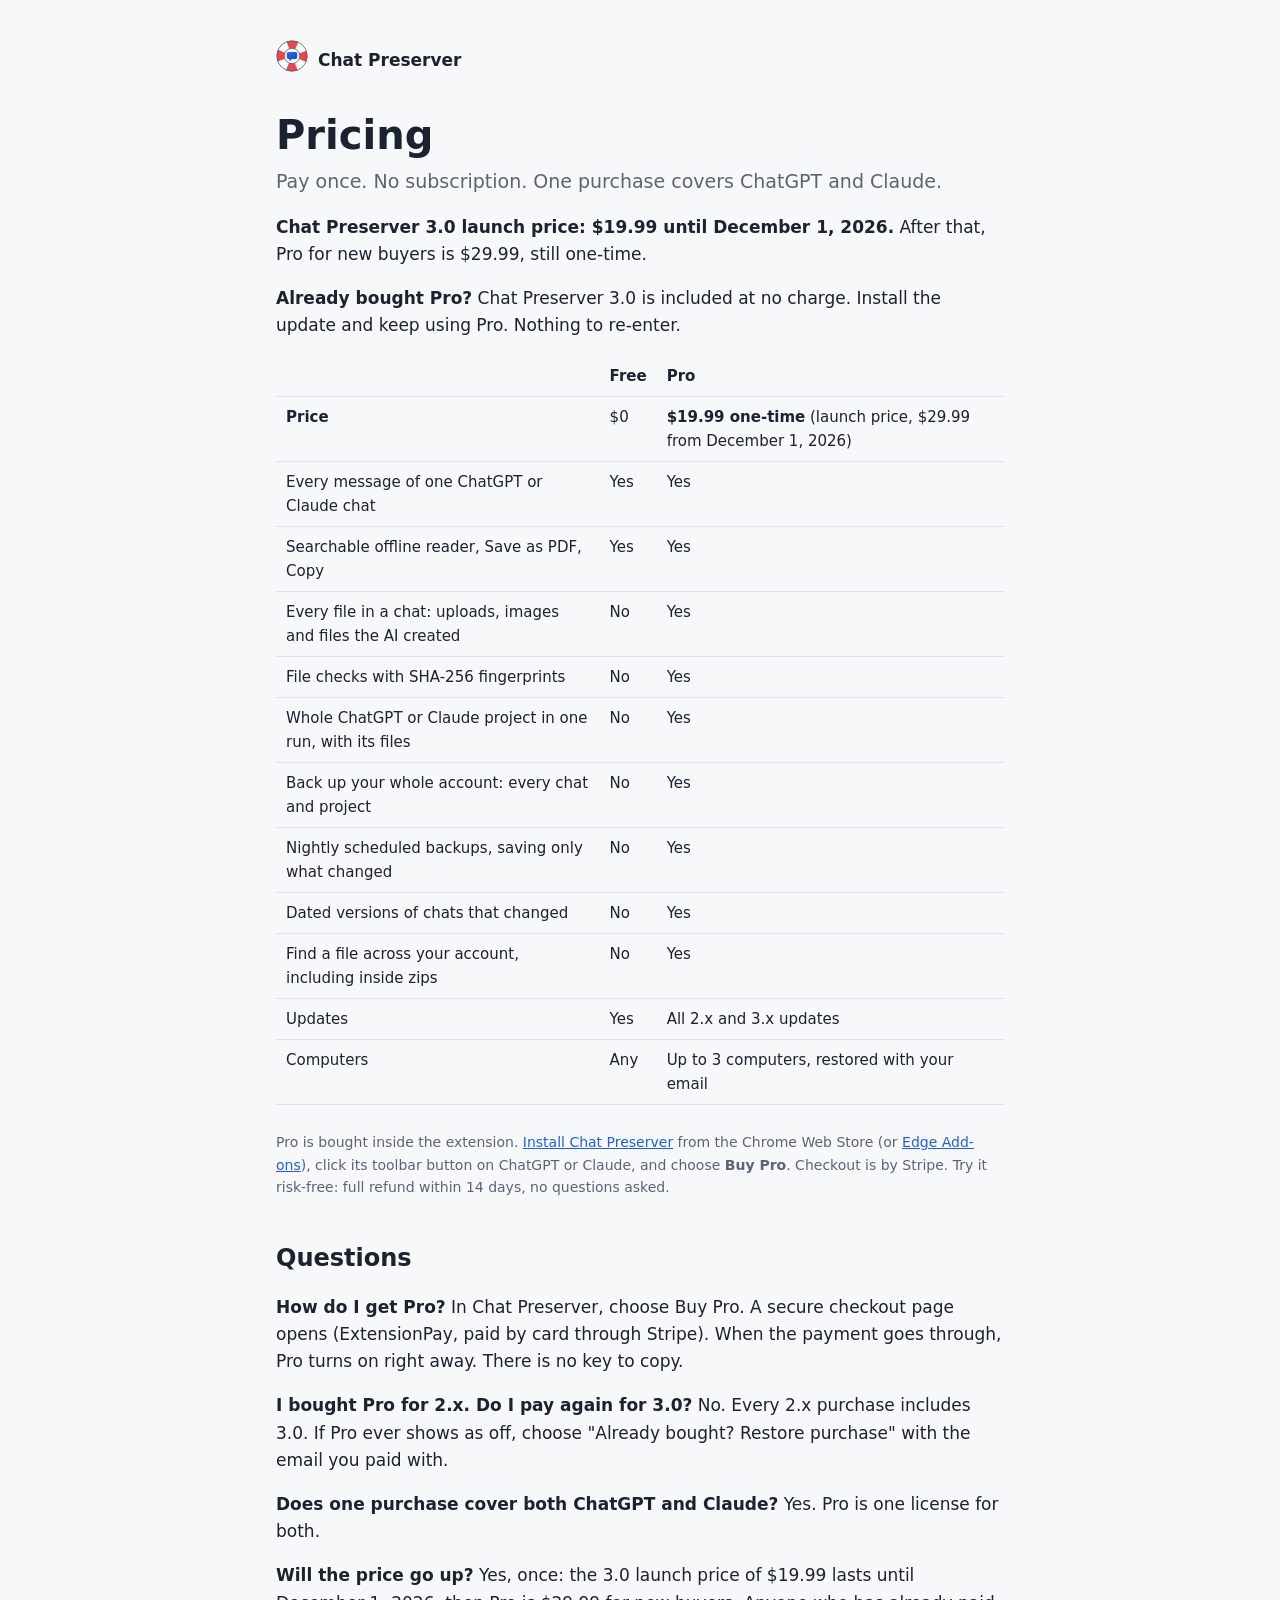
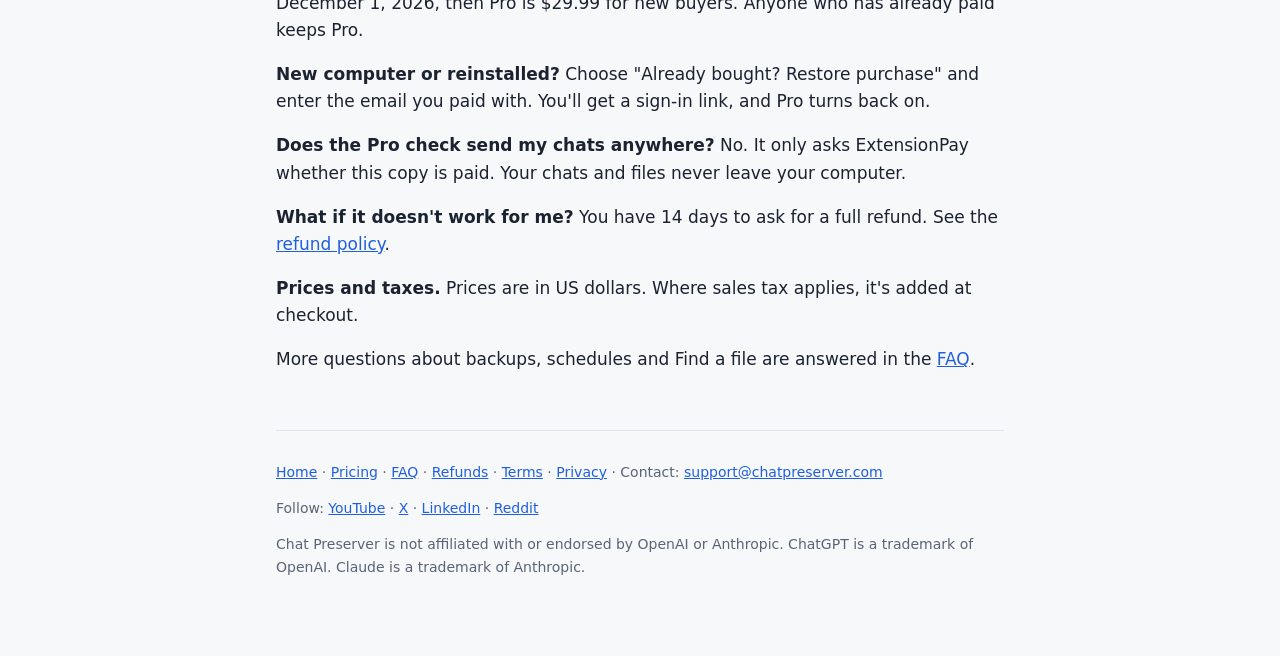
<file: pricing/index.html>
<!doctype html>
<html lang="en">
<head>
<meta charset="utf-8">
<meta name="viewport" content="width=device-width, initial-scale=1">
<meta name="color-scheme" content="light dark">
<title>Chat Preserver Pricing</title>
<meta name="description" content="Free Quick recovery for every ChatGPT and Claude chat. Pro is one payment for every file, whole projects, whole-account backups, nightly schedules and Find a file.">
<link rel="icon" href="../favicon.png">
<link rel="stylesheet" href="../style.css">
</head>
<body>
<main>
  <header class="top"><a href="../"><img src="../icon.svg" alt=""></a><a href="../">Chat Preserver</a></header>

  <h1 style="margin-top:32px">Pricing</h1>
  <p class="sub">Pay once. No subscription. One purchase covers ChatGPT and Claude.</p>

  <div class="notice" id="price-notice">
    <p><strong>Chat Preserver 3.0 launch price: $19.99 until December 1, 2026.</strong> After that, Pro for new buyers is $29.99, still one-time.</p>
    <p><strong>Already bought Pro?</strong> Chat Preserver 3.0 is included at no charge. Install the update and keep using Pro. Nothing to re-enter.</p>
  </div>

  <div class="tablewrap"><table>
    <thead><tr><th></th><th>Free</th><th>Pro</th></tr></thead>
    <tbody>
      <tr><td><strong>Price</strong></td><td>$0</td><td><strong>$19.99 one-time</strong> (launch price, $29.99 from December 1, 2026)</td></tr>
      <tr><td>Every message of one ChatGPT or Claude chat</td><td>Yes</td><td>Yes</td></tr>
      <tr><td>Searchable offline reader, Save as PDF, Copy</td><td>Yes</td><td>Yes</td></tr>
      <tr><td>Every file in a chat: uploads, images and files the AI created</td><td>No</td><td>Yes</td></tr>
      <tr><td>File checks with SHA-256 fingerprints</td><td>No</td><td>Yes</td></tr>
      <tr><td>Whole ChatGPT or Claude project in one run, with its files</td><td>No</td><td>Yes</td></tr>
      <tr><td>Back up your whole account: every chat and project</td><td>No</td><td>Yes</td></tr>
      <tr><td>Nightly scheduled backups, saving only what changed</td><td>No</td><td>Yes</td></tr>
      <tr><td>Dated versions of chats that changed</td><td>No</td><td>Yes</td></tr>
      <tr><td>Find a file across your account, including inside zips</td><td>No</td><td>Yes</td></tr>
      <tr><td>Updates</td><td>Yes</td><td>All 2.x and 3.x updates</td></tr>
      <tr><td>Computers</td><td>Any</td><td>Up to 3 computers, restored with your email</td></tr>
    </tbody>
  </table></div>

  <p class="signup"><span>Pro is bought inside the extension. <a href="https://chromewebstore.google.com/detail/lnanhkpmopngcncfocjbonpcolkplkpj">Install Chat Preserver</a> from the Chrome Web Store (or <a href="https://microsoftedge.microsoft.com/addons/detail/ndkpbcppocceaidgeeogmkhkhfbmdhgp">Edge Add-ons</a>), click its toolbar button on ChatGPT or Claude, and choose <strong>Buy Pro</strong>. Checkout is by Stripe. Try it risk-free: full refund within 14 days, no questions asked.</span></p>

  <h2>Questions</h2>
  <p><strong>How do I get Pro?</strong> In Chat Preserver, choose Buy Pro. A secure checkout page opens (ExtensionPay, paid by card through Stripe). When the payment goes through, Pro turns on right away. There is no key to copy.</p>
  <p><strong>I bought Pro for 2.x. Do I pay again for 3.0?</strong> No. Every 2.x purchase includes 3.0. If Pro ever shows as off, choose "Already bought? Restore purchase" with the email you paid with.</p>
  <p><strong>Does one purchase cover both ChatGPT and Claude?</strong> Yes. Pro is one license for both.</p>
  <p><strong>Will the price go up?</strong> Yes, once: the 3.0 launch price of $19.99 lasts until December 1, 2026, then Pro is $29.99 for new buyers. Anyone who has already paid keeps Pro.</p>
  <p><strong>New computer or reinstalled?</strong> Choose "Already bought? Restore purchase" and enter the email you paid with. You'll get a sign-in link, and Pro turns back on.</p>
  <p><strong>Does the Pro check send my chats anywhere?</strong> No. It only asks ExtensionPay whether this copy is paid. Your chats and files never leave your computer.</p>
  <p><strong>What if it doesn't work for me?</strong> You have 14 days to ask for a full refund. See the <a href="../refunds/">refund policy</a>.</p>
  <p><strong>Prices and taxes.</strong> Prices are in US dollars. Where sales tax applies, it's added at checkout.</p>
  <p>More questions about backups, schedules and Find a file are answered in the <a href="../faq/">FAQ</a>.</p>

  <footer>
    <p><a href="../">Home</a> · <a href="../pricing/">Pricing</a> · <a href="../faq/">FAQ</a> · <a href="../refunds/">Refunds</a> · <a href="../terms/">Terms</a> · <a href="../privacy/">Privacy</a> · Contact: <a href="mailto:support@chatpreserver.com">support@chatpreserver.com</a></p>
    <p>Follow: <a href="https://www.youtube.com/@ChatPreserver">YouTube</a> · <a href="https://x.com/chatpreserver">X</a> · <a href="https://www.linkedin.com/company/chat-preserver">LinkedIn</a> · <a href="https://www.reddit.com/user/ChatPreserverDev">Reddit</a></p>
    <p>Chat Preserver is not affiliated with or endorsed by OpenAI or Anthropic. ChatGPT is a trademark of OpenAI. Claude is a trademark of Anthropic.</p>
  </footer>
</main>
</body>
</html>
</file>
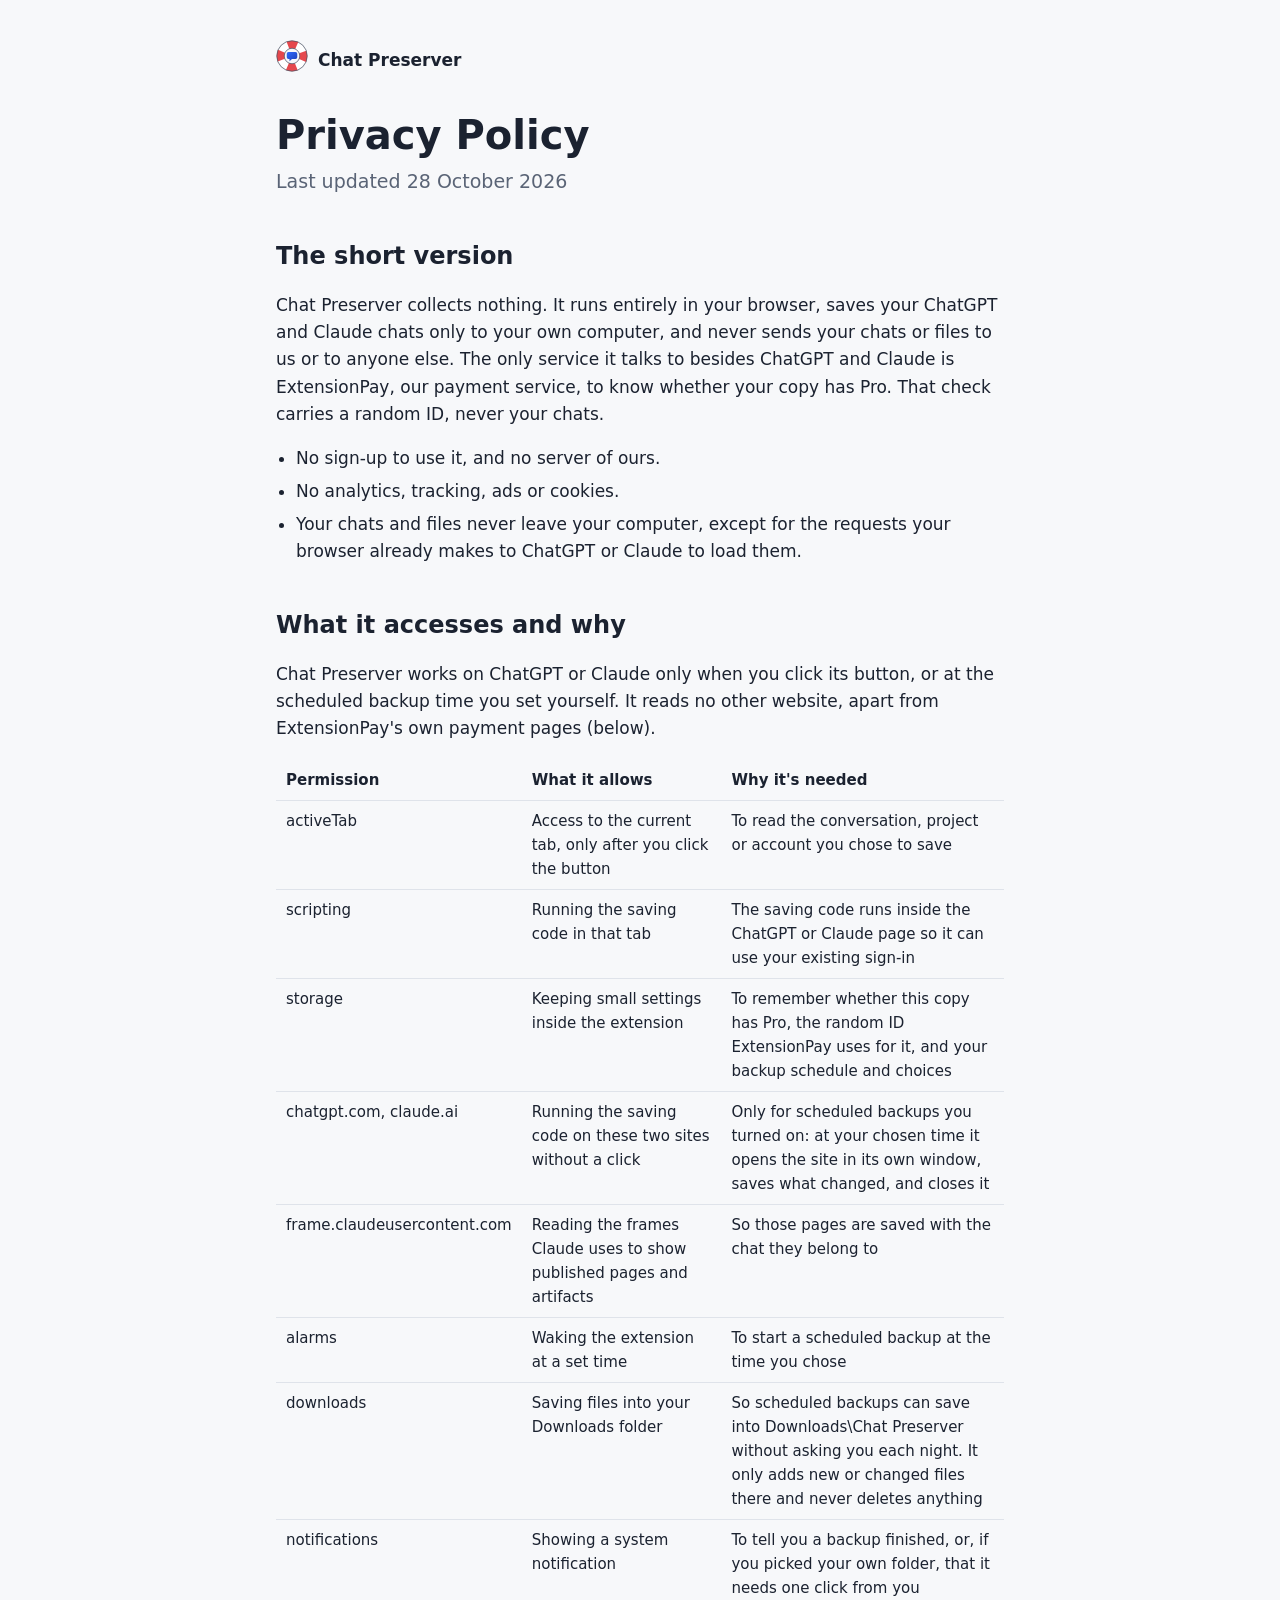
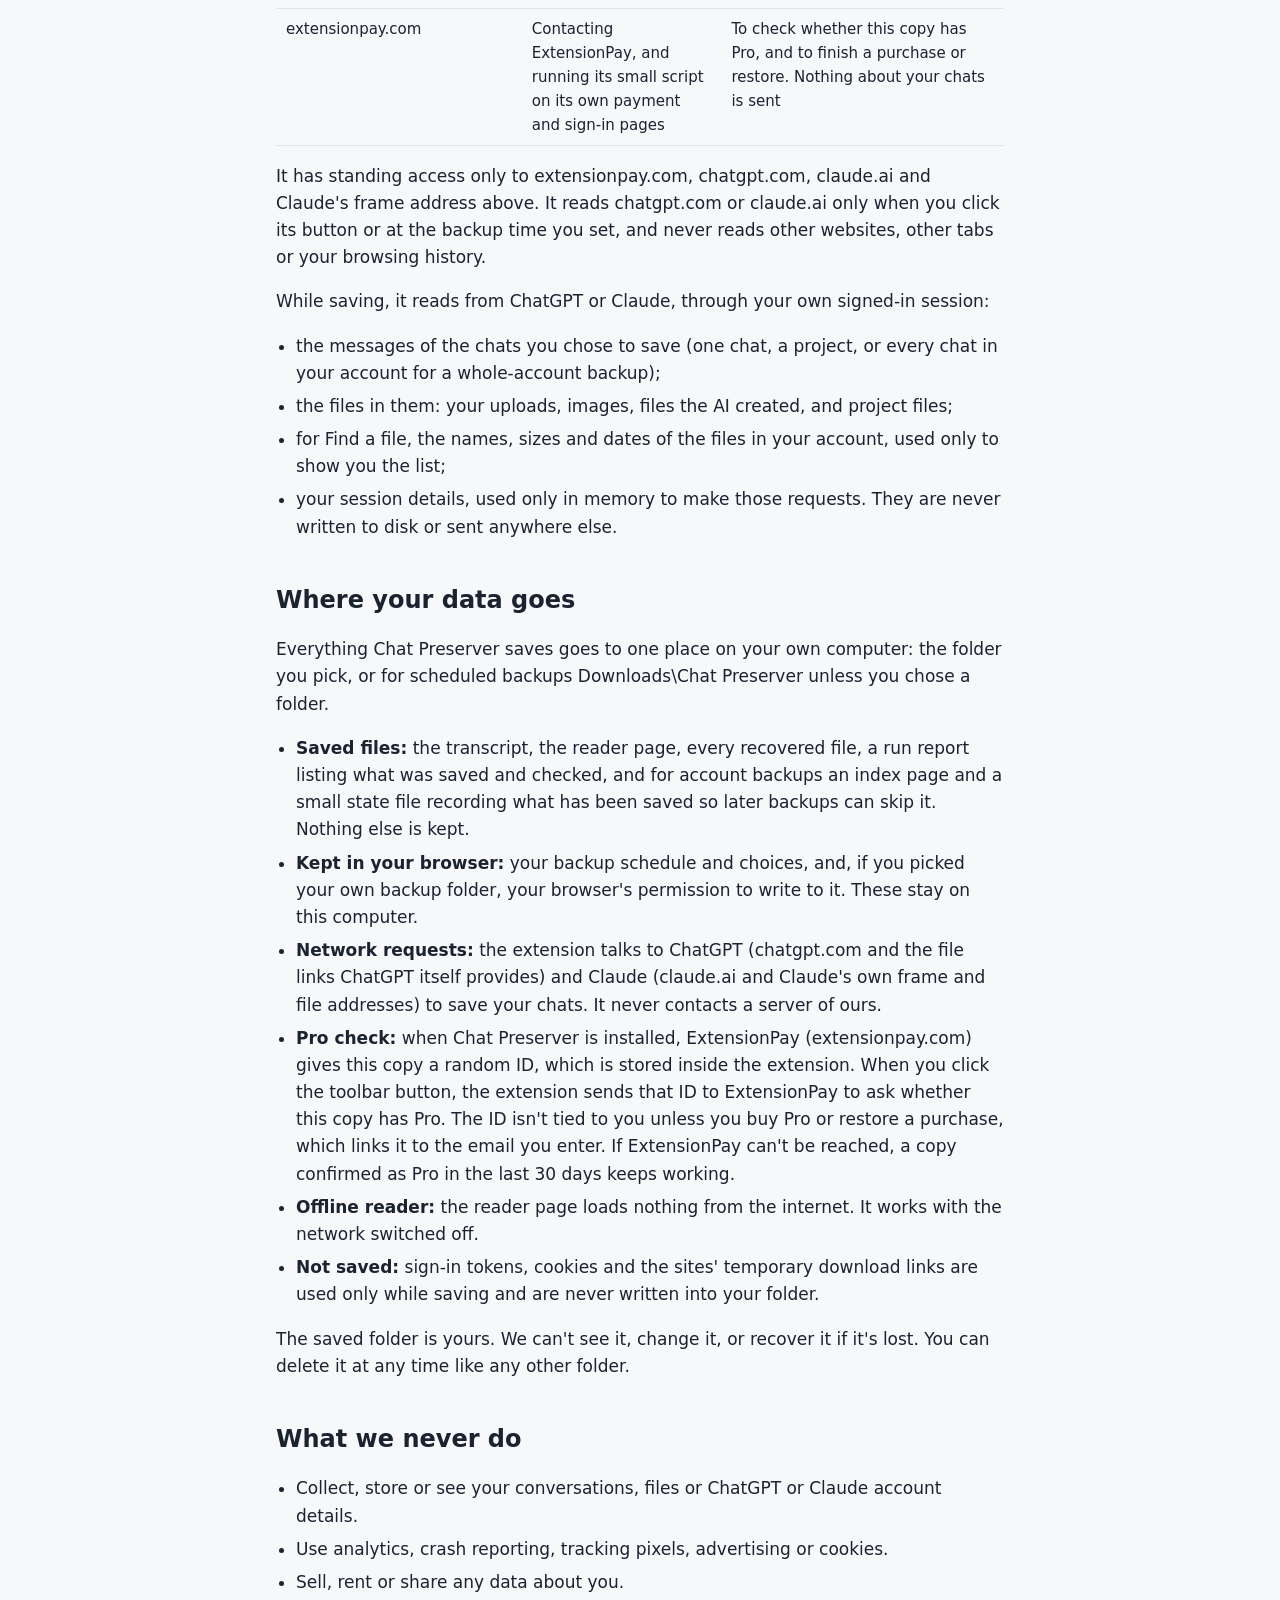
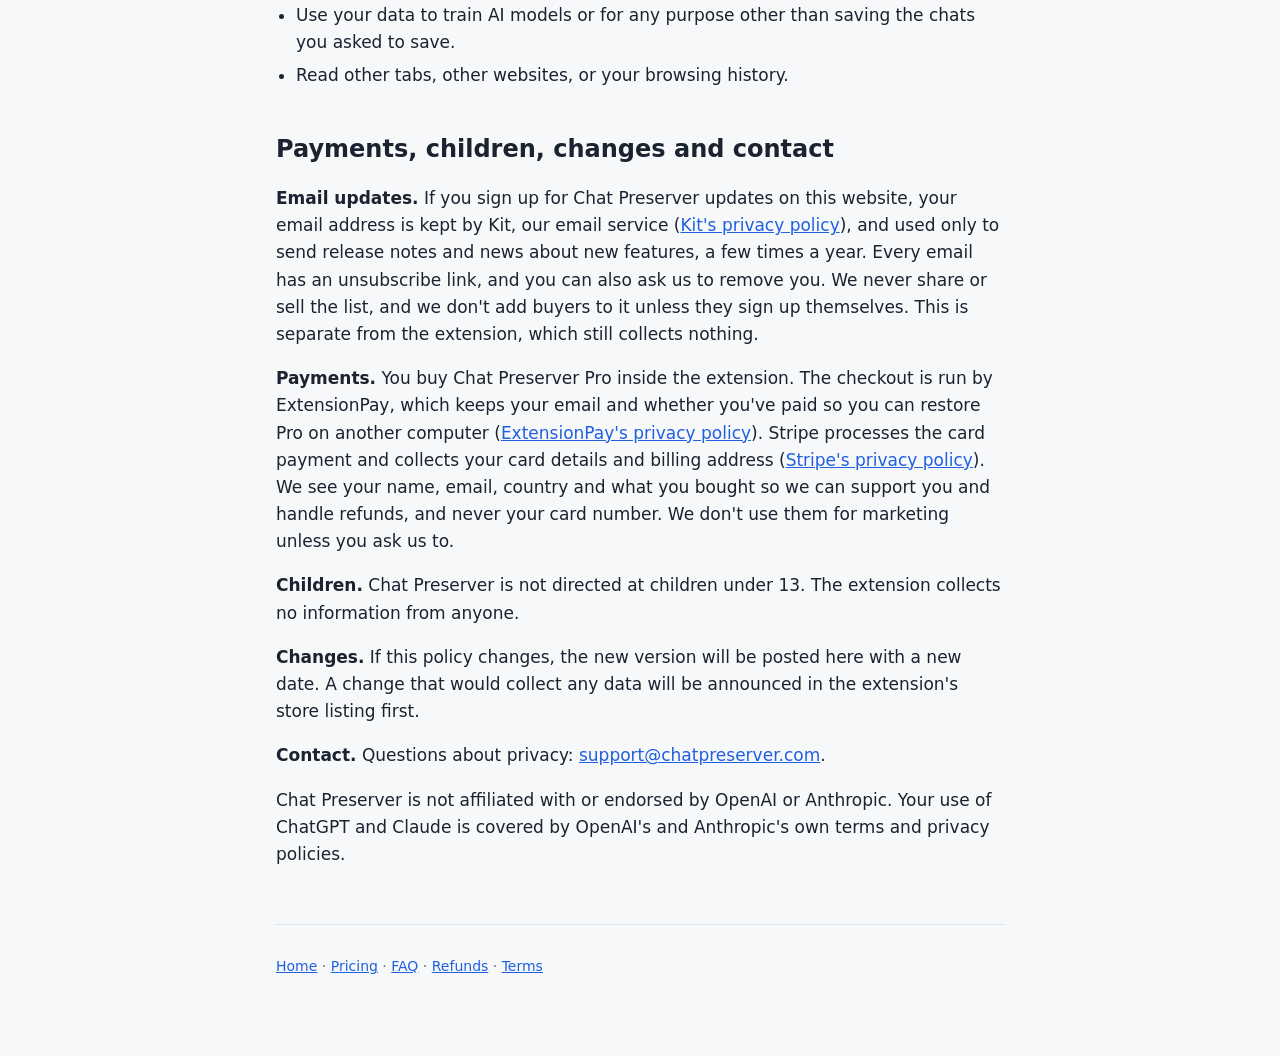
<file: privacy/index.html>
<!doctype html>
<html lang="en">
<head>
<meta charset="utf-8">
<meta name="viewport" content="width=device-width, initial-scale=1">
<meta name="color-scheme" content="light dark">
<title>Chat Preserver Privacy Policy</title>
<link rel="icon" href="../favicon.png">
<link rel="stylesheet" href="../style.css">
</head>
<body>
<main>
  <header class="top"><a href="../"><img src="../icon.svg" alt=""></a><a href="../">Chat Preserver</a></header>

  <h1 style="margin-top:32px">Privacy Policy</h1>
  <p class="sub">Last updated 28 October 2026</p>

  <h2>The short version</h2>
  <p>Chat Preserver collects nothing. It runs entirely in your browser, saves your ChatGPT and Claude chats only to your own computer, and never sends your chats or files to us or to anyone else. The only service it talks to besides ChatGPT and Claude is ExtensionPay, our payment service, to know whether your copy has Pro. That check carries a random ID, never your chats.</p>
  <ul>
    <li>No sign-up to use it, and no server of ours.</li>
    <li>No analytics, tracking, ads or cookies.</li>
    <li>Your chats and files never leave your computer, except for the requests your browser already makes to ChatGPT or Claude to load them.</li>
  </ul>

  <h2>What it accesses and why</h2>
  <p>Chat Preserver works on ChatGPT or Claude only when you click its button, or at the scheduled backup time you set yourself. It reads no other website, apart from ExtensionPay's own payment pages (below).</p>
  <div class="tablewrap"><table>
    <thead><tr><th>Permission</th><th>What it allows</th><th>Why it's needed</th></tr></thead>
    <tbody>
      <tr><td>activeTab</td><td>Access to the current tab, only after you click the button</td><td>To read the conversation, project or account you chose to save</td></tr>
      <tr><td>scripting</td><td>Running the saving code in that tab</td><td>The saving code runs inside the ChatGPT or Claude page so it can use your existing sign-in</td></tr>
      <tr><td>storage</td><td>Keeping small settings inside the extension</td><td>To remember whether this copy has Pro, the random ID ExtensionPay uses for it, and your backup schedule and choices</td></tr>
      <tr><td>chatgpt.com, claude.ai</td><td>Running the saving code on these two sites without a click</td><td>Only for scheduled backups you turned on: at your chosen time it opens the site in its own window, saves what changed, and closes it</td></tr>
      <tr><td>frame.claudeusercontent.com</td><td>Reading the frames Claude uses to show published pages and artifacts</td><td>So those pages are saved with the chat they belong to</td></tr>
      <tr><td>alarms</td><td>Waking the extension at a set time</td><td>To start a scheduled backup at the time you chose</td></tr>
      <tr><td>downloads</td><td>Saving files into your Downloads folder</td><td>So scheduled backups can save into Downloads\Chat Preserver without asking you each night. It only adds new or changed files there and never deletes anything</td></tr>
      <tr><td>notifications</td><td>Showing a system notification</td><td>To tell you a backup finished, or, if you picked your own folder, that it needs one click from you</td></tr>
      <tr><td>extensionpay.com</td><td>Contacting ExtensionPay, and running its small script on its own payment and sign-in pages</td><td>To check whether this copy has Pro, and to finish a purchase or restore. Nothing about your chats is sent</td></tr>
    </tbody>
  </table></div>
  <p>It has standing access only to extensionpay.com, chatgpt.com, claude.ai and Claude's frame address above. It reads chatgpt.com or claude.ai only when you click its button or at the backup time you set, and never reads other websites, other tabs or your browsing history.</p>
  <p>While saving, it reads from ChatGPT or Claude, through your own signed-in session:</p>
  <ul>
    <li>the messages of the chats you chose to save (one chat, a project, or every chat in your account for a whole-account backup);</li>
    <li>the files in them: your uploads, images, files the AI created, and project files;</li>
    <li>for Find a file, the names, sizes and dates of the files in your account, used only to show you the list;</li>
    <li>your session details, used only in memory to make those requests. They are never written to disk or sent anywhere else.</li>
  </ul>

  <h2>Where your data goes</h2>
  <p>Everything Chat Preserver saves goes to one place on your own computer: the folder you pick, or for scheduled backups Downloads\Chat Preserver unless you chose a folder.</p>
  <ul>
    <li><strong>Saved files:</strong> the transcript, the reader page, every recovered file, a run report listing what was saved and checked, and for account backups an index page and a small state file recording what has been saved so later backups can skip it. Nothing else is kept.</li>
    <li><strong>Kept in your browser:</strong> your backup schedule and choices, and, if you picked your own backup folder, your browser's permission to write to it. These stay on this computer.</li>
    <li><strong>Network requests:</strong> the extension talks to ChatGPT (chatgpt.com and the file links ChatGPT itself provides) and Claude (claude.ai and Claude's own frame and file addresses) to save your chats. It never contacts a server of ours.</li>
    <li><strong>Pro check:</strong> when Chat Preserver is installed, ExtensionPay (extensionpay.com) gives this copy a random ID, which is stored inside the extension. When you click the toolbar button, the extension sends that ID to ExtensionPay to ask whether this copy has Pro. The ID isn't tied to you unless you buy Pro or restore a purchase, which links it to the email you enter. If ExtensionPay can't be reached, a copy confirmed as Pro in the last 30 days keeps working.</li>
    <li><strong>Offline reader:</strong> the reader page loads nothing from the internet. It works with the network switched off.</li>
    <li><strong>Not saved:</strong> sign-in tokens, cookies and the sites' temporary download links are used only while saving and are never written into your folder.</li>
  </ul>
  <p>The saved folder is yours. We can't see it, change it, or recover it if it's lost. You can delete it at any time like any other folder.</p>

  <h2>What we never do</h2>
  <ul>
    <li>Collect, store or see your conversations, files or ChatGPT or Claude account details.</li>
    <li>Use analytics, crash reporting, tracking pixels, advertising or cookies.</li>
    <li>Sell, rent or share any data about you.</li>
    <li>Use your data to train AI models or for any purpose other than saving the chats you asked to save.</li>
    <li>Read other tabs, other websites, or your browsing history.</li>
  </ul>

  <h2>Payments, children, changes and contact</h2>
  <p><strong>Email updates.</strong> If you sign up for Chat Preserver updates on this website, your email address is kept by Kit, our email service (<a href="https://kit.com/privacy">Kit's privacy policy</a>), and used only to send release notes and news about new features, a few times a year. Every email has an unsubscribe link, and you can also ask us to remove you. We never share or sell the list, and we don't add buyers to it unless they sign up themselves. This is separate from the extension, which still collects nothing.</p>
  <p><strong>Payments.</strong> You buy Chat Preserver Pro inside the extension. The checkout is run by ExtensionPay, which keeps your email and whether you've paid so you can restore Pro on another computer (<a href="https://extensionpay.com/privacy">ExtensionPay's privacy policy</a>). Stripe processes the card payment and collects your card details and billing address (<a href="https://stripe.com/privacy">Stripe's privacy policy</a>). We see your name, email, country and what you bought so we can support you and handle refunds, and never your card number. We don't use them for marketing unless you ask us to.</p>
  <p><strong>Children.</strong> Chat Preserver is not directed at children under 13. The extension collects no information from anyone.</p>
  <p><strong>Changes.</strong> If this policy changes, the new version will be posted here with a new date. A change that would collect any data will be announced in the extension's store listing first.</p>
  <p><strong>Contact.</strong> Questions about privacy: <a href="mailto:support@chatpreserver.com">support@chatpreserver.com</a>.</p>
  <p>Chat Preserver is not affiliated with or endorsed by OpenAI or Anthropic. Your use of ChatGPT and Claude is covered by OpenAI's and Anthropic's own terms and privacy policies.</p>

  <footer><p><a href="../">Home</a> · <a href="../pricing/">Pricing</a> · <a href="../faq/">FAQ</a> · <a href="../refunds/">Refunds</a> · <a href="../terms/">Terms</a></p></footer>
</main>
</body>
</html>
</file>
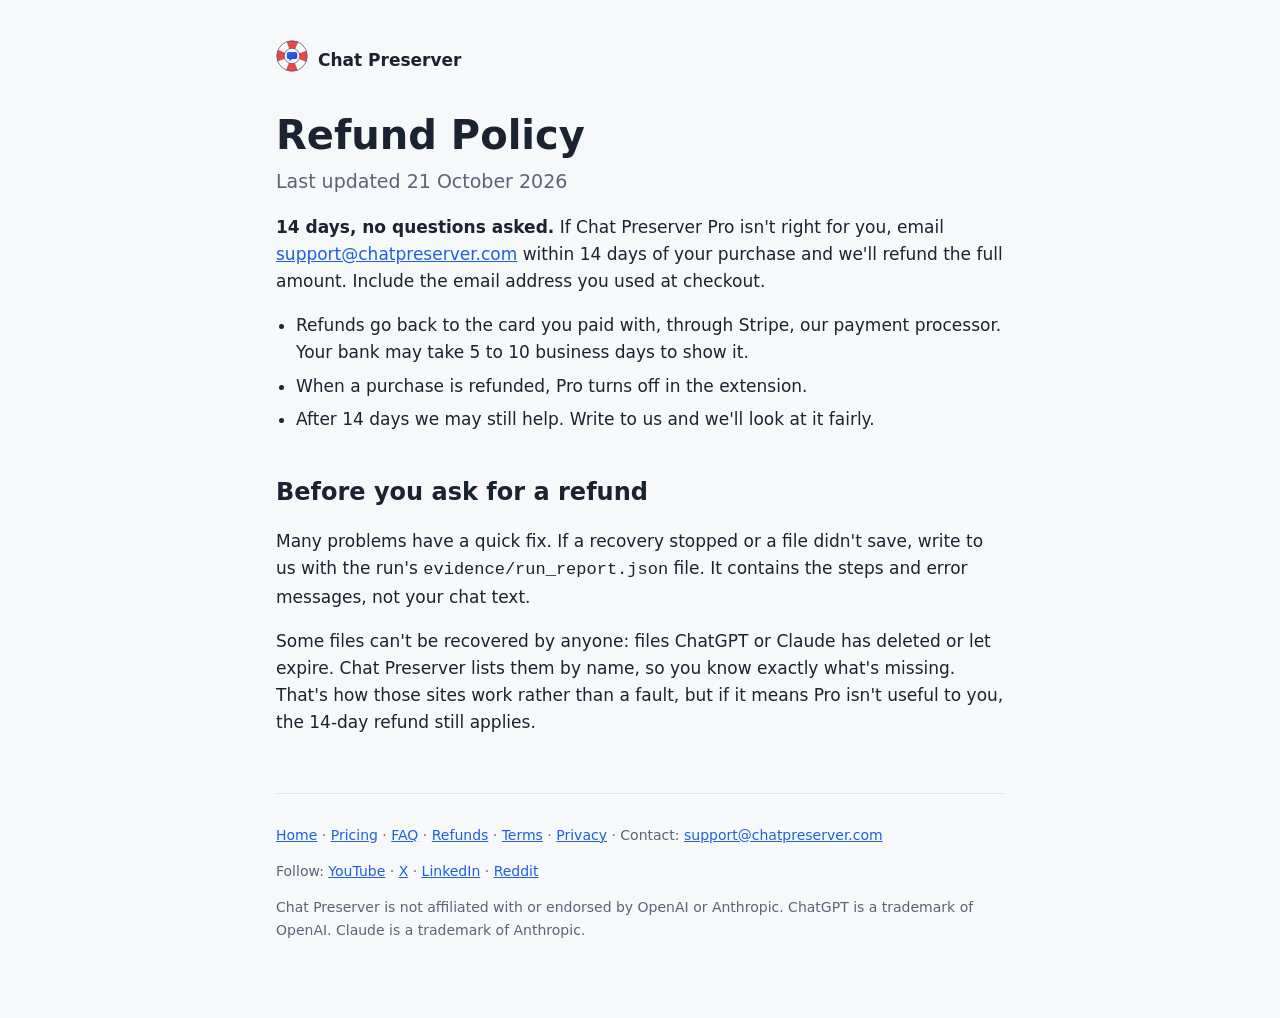
<file: refunds/index.html>
<!doctype html>
<html lang="en">
<head>
<meta charset="utf-8">
<meta name="viewport" content="width=device-width, initial-scale=1">
<meta name="color-scheme" content="light dark">
<title>Chat Preserver Refund Policy</title>
<meta name="description" content="A full refund within 14 days of purchase, no questions asked.">
<link rel="icon" href="../favicon.png">
<link rel="stylesheet" href="../style.css">
</head>
<body>
<main>
  <header class="top"><a href="../"><img src="../icon.svg" alt=""></a><a href="../">Chat Preserver</a></header>

  <h1 style="margin-top:32px">Refund Policy</h1>
  <p class="sub">Last updated 21 October 2026</p>

  <p><strong>14 days, no questions asked.</strong> If Chat Preserver Pro isn't right for you, email <a href="mailto:support@chatpreserver.com">support@chatpreserver.com</a> within 14 days of your purchase and we'll refund the full amount. Include the email address you used at checkout.</p>
  <ul>
    <li>Refunds go back to the card you paid with, through Stripe, our payment processor. Your bank may take 5 to 10 business days to show it.</li>
    <li>When a purchase is refunded, Pro turns off in the extension.</li>
    <li>After 14 days we may still help. Write to us and we'll look at it fairly.</li>
  </ul>

  <h2>Before you ask for a refund</h2>
  <p>Many problems have a quick fix. If a recovery stopped or a file didn't save, write to us with the run's <code>evidence/run_report.json</code> file. It contains the steps and error messages, not your chat text.</p>
  <p>Some files can't be recovered by anyone: files ChatGPT or Claude has deleted or let expire. Chat Preserver lists them by name, so you know exactly what's missing. That's how those sites work rather than a fault, but if it means Pro isn't useful to you, the 14-day refund still applies.</p>

  <footer>
    <p><a href="../">Home</a> · <a href="../pricing/">Pricing</a> · <a href="../faq/">FAQ</a> · <a href="../refunds/">Refunds</a> · <a href="../terms/">Terms</a> · <a href="../privacy/">Privacy</a> · Contact: <a href="mailto:support@chatpreserver.com">support@chatpreserver.com</a></p>
    <p>Follow: <a href="https://www.youtube.com/@ChatPreserver">YouTube</a> · <a href="https://x.com/chatpreserver">X</a> · <a href="https://www.linkedin.com/company/chat-preserver">LinkedIn</a> · <a href="https://www.reddit.com/user/ChatPreserverDev">Reddit</a></p>
    <p>Chat Preserver is not affiliated with or endorsed by OpenAI or Anthropic. ChatGPT is a trademark of OpenAI. Claude is a trademark of Anthropic.</p>
  </footer>
</main>
</body>
</html>
</file>
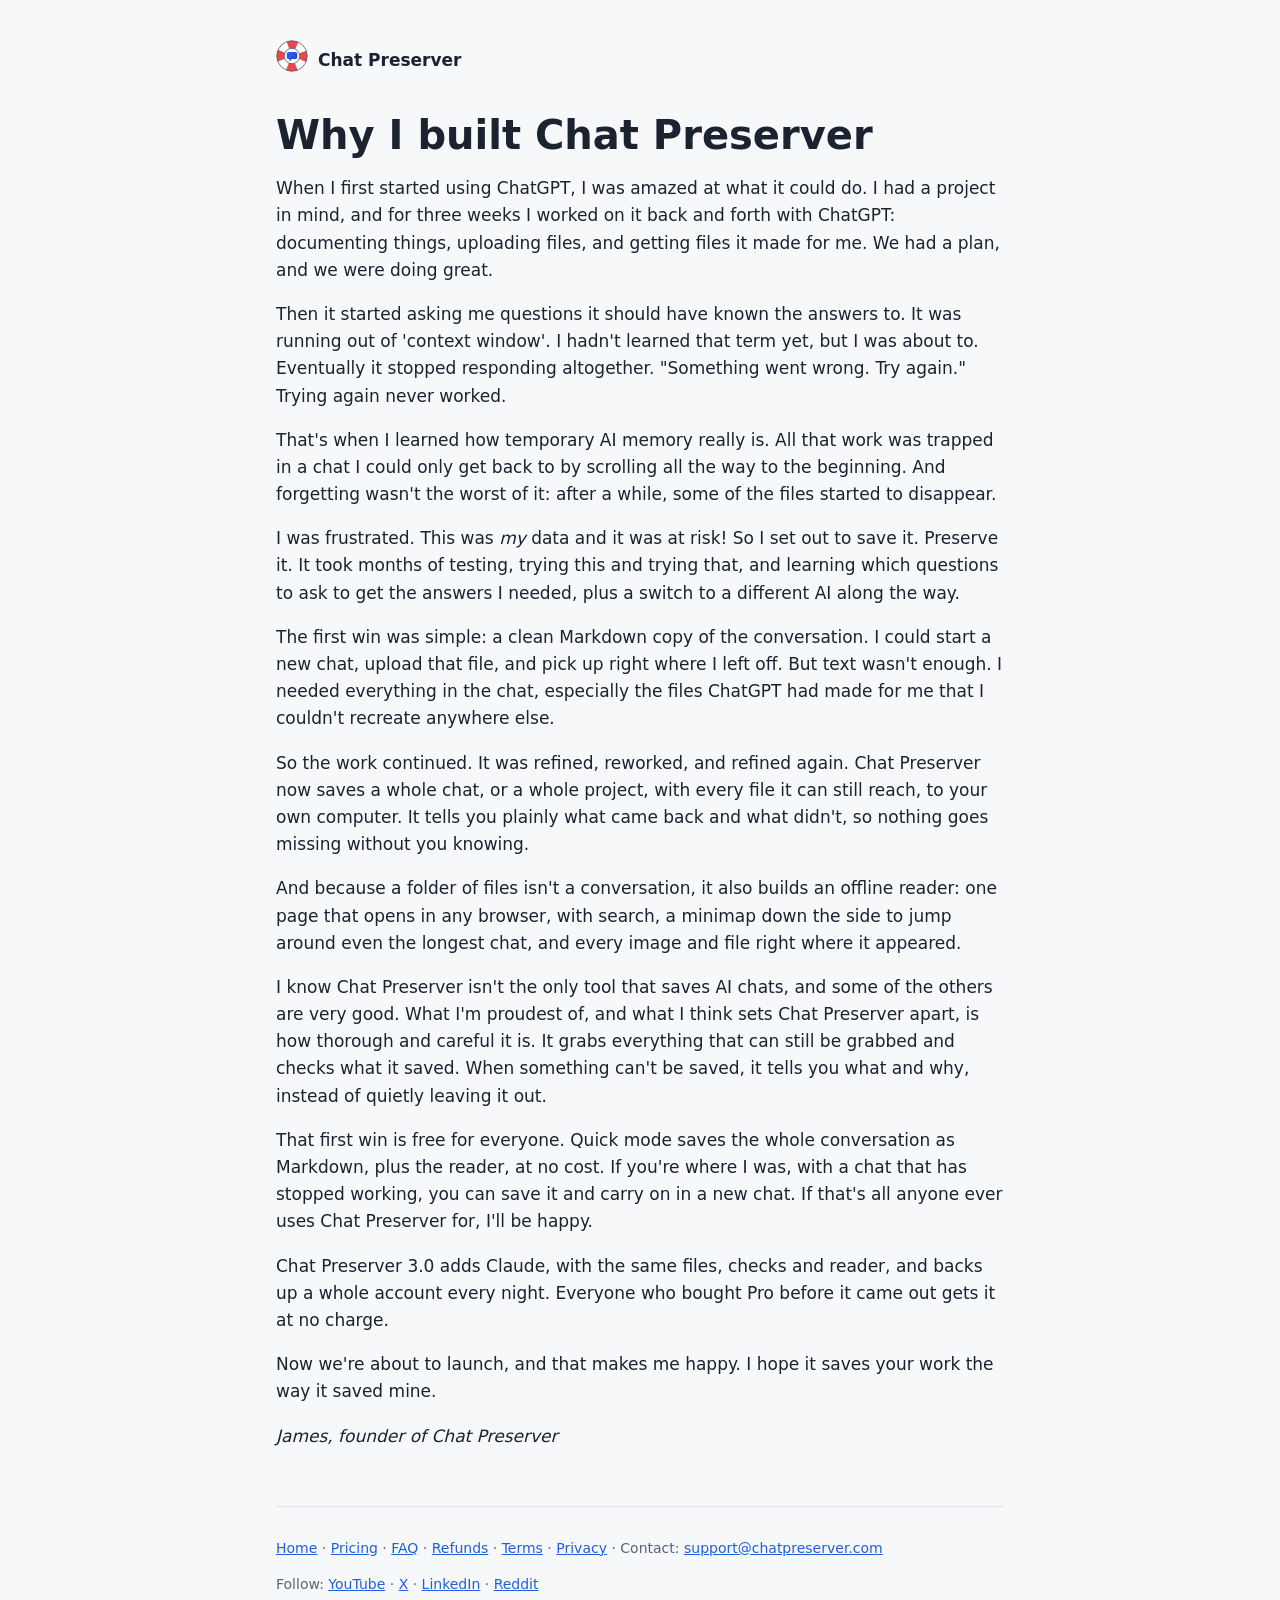
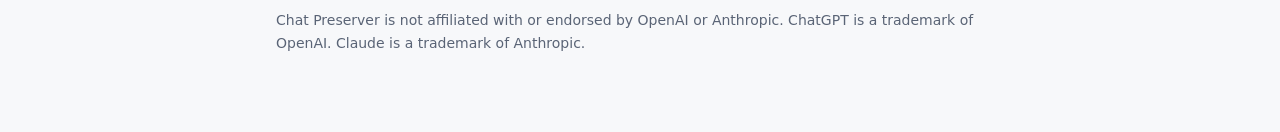
<file: story/index.html>
<!doctype html>
<html lang="en">
<head>
<meta charset="utf-8">
<meta name="viewport" content="width=device-width, initial-scale=1">
<meta name="color-scheme" content="light dark">
<title>Why I built Chat Preserver</title>
<meta name="description" content="The founder's story: three weeks of work trapped in a ChatGPT chat, files that started to disappear, and the tool built to save all of it.">
<link rel="icon" href="../favicon.png">
<link rel="stylesheet" href="../style.css">
</head>
<body>
<main>
  <header class="top"><a href="../"><img src="../icon.svg" alt=""></a><a href="../">Chat Preserver</a></header>

  <h1 style="margin-top:32px">Why I built Chat Preserver</h1>

  <p>When I first started using ChatGPT, I was amazed at what it could do. I had a project in mind, and for three weeks I worked on it back and forth with ChatGPT: documenting things, uploading files, and getting files it made for me. We had a plan, and we were doing great.</p>
  <p>Then it started asking me questions it should have known the answers to. It was running out of 'context window'. I hadn't learned that term yet, but I was about to. Eventually it stopped responding altogether. "Something went wrong. Try again." Trying again never worked.</p>
  <p>That's when I learned how temporary AI memory really is. All that work was trapped in a chat I could only get back to by scrolling all the way to the beginning. And forgetting wasn't the worst of it: after a while, some of the files started to disappear.</p>
  <p>I was frustrated. This was <em>my</em> data and it was at risk! So I set out to save it. Preserve it. It took months of testing, trying this and trying that, and learning which questions to ask to get the answers I needed, plus a switch to a different AI along the way.</p>
  <p>The first win was simple: a clean Markdown copy of the conversation. I could start a new chat, upload that file, and pick up right where I left off. But text wasn't enough. I needed everything in the chat, especially the files ChatGPT had made for me that I couldn't recreate anywhere else.</p>
  <p>So the work continued. It was refined, reworked, and refined again. Chat Preserver now saves a whole chat, or a whole project, with every file it can still reach, to your own computer. It tells you plainly what came back and what didn't, so nothing goes missing without you knowing.</p>
  <p>And because a folder of files isn't a conversation, it also builds an offline reader: one page that opens in any browser, with search, a minimap down the side to jump around even the longest chat, and every image and file right where it appeared.</p>
  <p>I know Chat Preserver isn't the only tool that saves AI chats, and some of the others are very good. What I'm proudest of, and what I think sets Chat Preserver apart, is how thorough and careful it is. It grabs everything that can still be grabbed and checks what it saved. When something can't be saved, it tells you what and why, instead of quietly leaving it out.</p>
  <p>That first win is free for everyone. Quick mode saves the whole conversation as Markdown, plus the reader, at no cost. If you're where I was, with a chat that has stopped working, you can save it and carry on in a new chat. If that's all anyone ever uses Chat Preserver for, I'll be happy.</p>
  <p>Chat Preserver 3.0 adds Claude, with the same files, checks and reader, and backs up a whole account every night. Everyone who bought Pro before it came out gets it at no charge.</p>
  <p>Now we're about to launch, and that makes me happy. I hope it saves your work the way it saved mine.</p>
  <p><em>James, founder of Chat Preserver</em></p>

  <footer>
    <p><a href="../">Home</a> · <a href="../pricing/">Pricing</a> · <a href="../faq/">FAQ</a> · <a href="../refunds/">Refunds</a> · <a href="../terms/">Terms</a> · <a href="../privacy/">Privacy</a> · Contact: <a href="mailto:support@chatpreserver.com">support@chatpreserver.com</a></p>
    <p>Follow: <a href="https://www.youtube.com/@ChatPreserver">YouTube</a> · <a href="https://x.com/chatpreserver">X</a> · <a href="https://www.linkedin.com/company/chat-preserver">LinkedIn</a> · <a href="https://www.reddit.com/user/ChatPreserverDev">Reddit</a></p>
    <p>Chat Preserver is not affiliated with or endorsed by OpenAI or Anthropic. ChatGPT is a trademark of OpenAI. Claude is a trademark of Anthropic.</p>
  </footer>
</main>
</body>
</html>
</file>
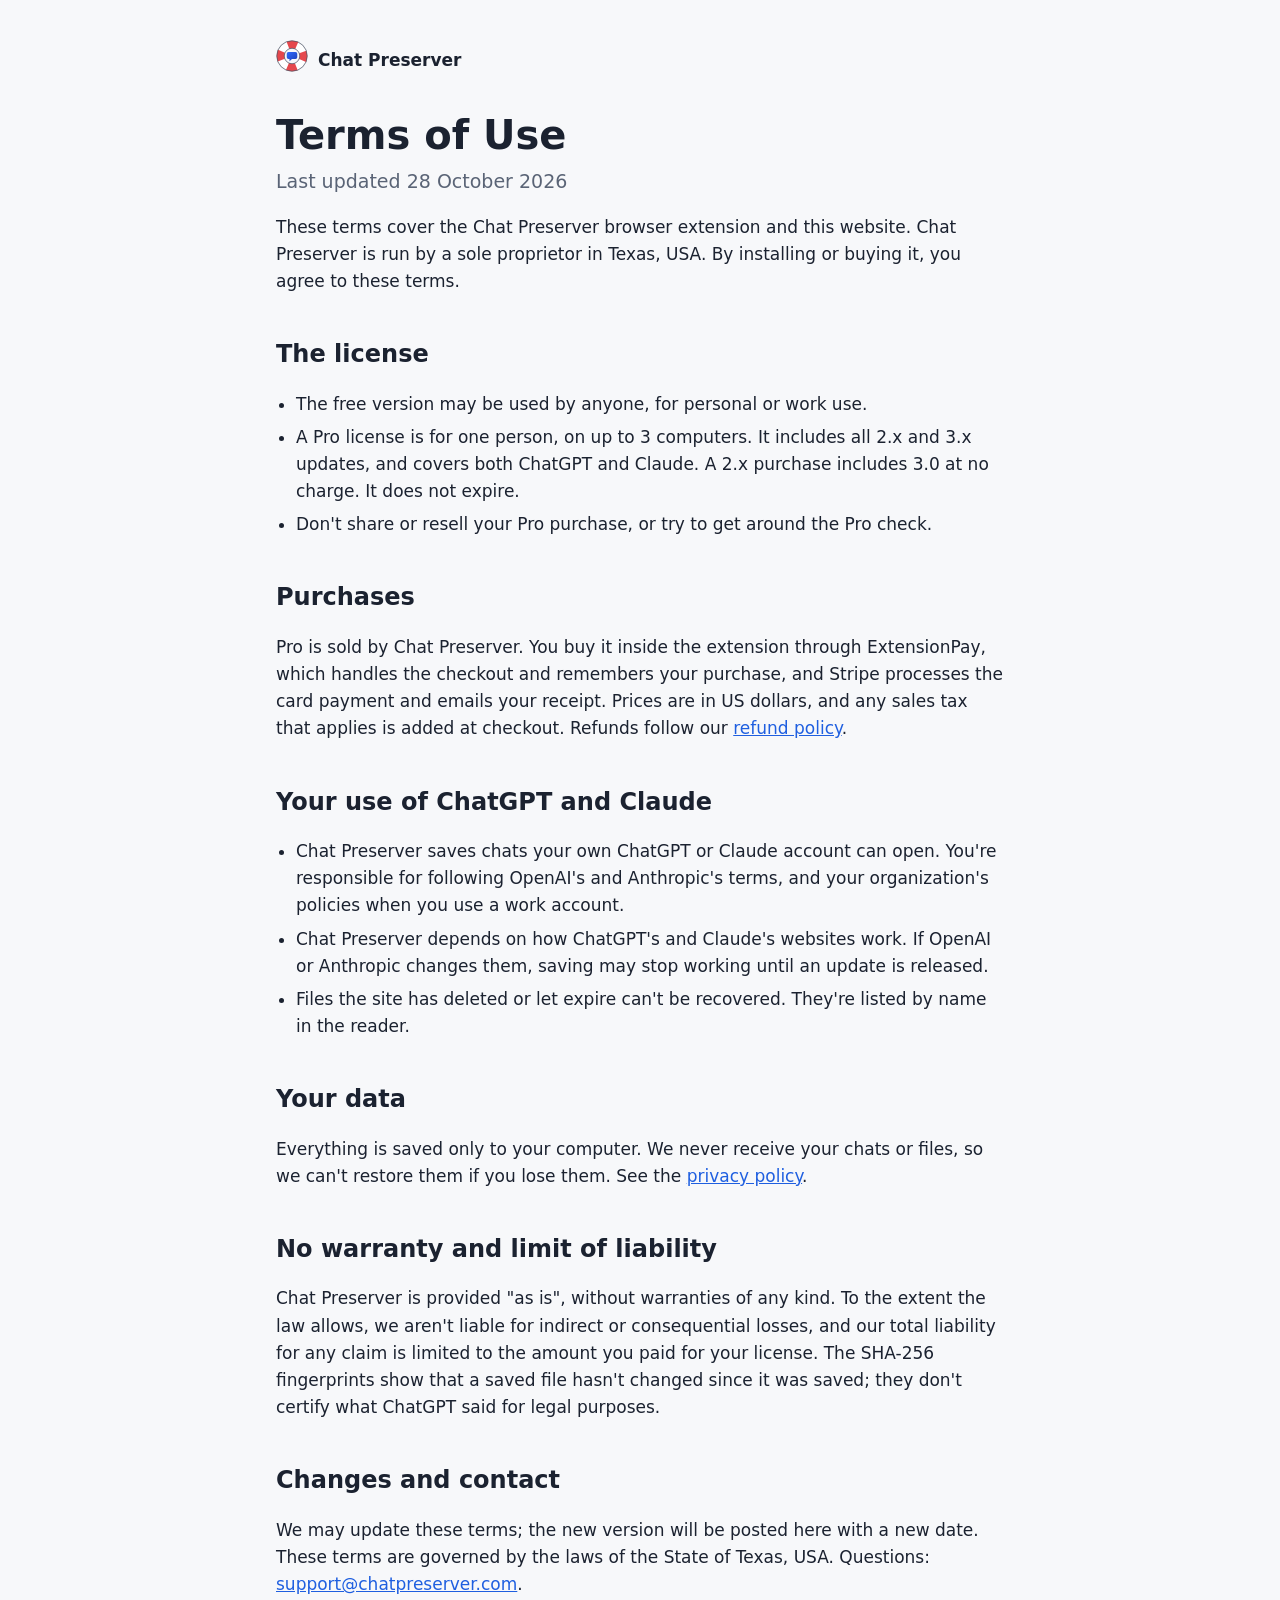
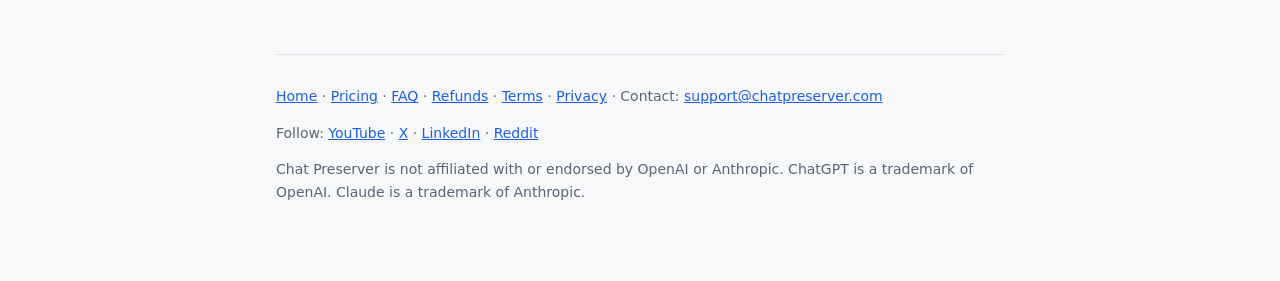
<file: terms/index.html>
<!doctype html>
<html lang="en">
<head>
<meta charset="utf-8">
<meta name="viewport" content="width=device-width, initial-scale=1">
<meta name="color-scheme" content="light dark">
<title>Chat Preserver Terms of Use</title>
<meta name="description" content="The terms for using Chat Preserver and buying a Pro license.">
<link rel="icon" href="../favicon.png">
<link rel="stylesheet" href="../style.css">
</head>
<body>
<main>
  <header class="top"><a href="../"><img src="../icon.svg" alt=""></a><a href="../">Chat Preserver</a></header>

  <h1 style="margin-top:32px">Terms of Use</h1>
  <p class="sub">Last updated 28 October 2026</p>

  <p>These terms cover the Chat Preserver browser extension and this website. Chat Preserver is run by a sole proprietor in Texas, USA. By installing or buying it, you agree to these terms.</p>

  <h2>The license</h2>
  <ul>
    <li>The free version may be used by anyone, for personal or work use.</li>
    <li>A Pro license is for one person, on up to 3 computers. It includes all 2.x and 3.x updates, and covers both ChatGPT and Claude. A 2.x purchase includes 3.0 at no charge. It does not expire.</li>
    <li>Don't share or resell your Pro purchase, or try to get around the Pro check.</li>
  </ul>

  <h2>Purchases</h2>
  <p>Pro is sold by Chat Preserver. You buy it inside the extension through ExtensionPay, which handles the checkout and remembers your purchase, and Stripe processes the card payment and emails your receipt. Prices are in US dollars, and any sales tax that applies is added at checkout. Refunds follow our <a href="../refunds/">refund policy</a>.</p>

  <h2>Your use of ChatGPT and Claude</h2>
  <ul>
    <li>Chat Preserver saves chats your own ChatGPT or Claude account can open. You're responsible for following OpenAI's and Anthropic's terms, and your organization's policies when you use a work account.</li>
    <li>Chat Preserver depends on how ChatGPT's and Claude's websites work. If OpenAI or Anthropic changes them, saving may stop working until an update is released.</li>
    <li>Files the site has deleted or let expire can't be recovered. They're listed by name in the reader.</li>
  </ul>

  <h2>Your data</h2>
  <p>Everything is saved only to your computer. We never receive your chats or files, so we can't restore them if you lose them. See the <a href="../privacy/">privacy policy</a>.</p>

  <h2>No warranty and limit of liability</h2>
  <p>Chat Preserver is provided "as is", without warranties of any kind. To the extent the law allows, we aren't liable for indirect or consequential losses, and our total liability for any claim is limited to the amount you paid for your license. The SHA-256 fingerprints show that a saved file hasn't changed since it was saved; they don't certify what ChatGPT said for legal purposes.</p>

  <h2>Changes and contact</h2>
  <p>We may update these terms; the new version will be posted here with a new date. These terms are governed by the laws of the State of Texas, USA. Questions: <a href="mailto:support@chatpreserver.com">support@chatpreserver.com</a>.</p>

  <footer>
    <p><a href="../">Home</a> · <a href="../pricing/">Pricing</a> · <a href="../faq/">FAQ</a> · <a href="../refunds/">Refunds</a> · <a href="../terms/">Terms</a> · <a href="../privacy/">Privacy</a> · Contact: <a href="mailto:support@chatpreserver.com">support@chatpreserver.com</a></p>
    <p>Follow: <a href="https://www.youtube.com/@ChatPreserver">YouTube</a> · <a href="https://x.com/chatpreserver">X</a> · <a href="https://www.linkedin.com/company/chat-preserver">LinkedIn</a> · <a href="https://www.reddit.com/user/ChatPreserverDev">Reddit</a></p>
    <p>Chat Preserver is not affiliated with or endorsed by OpenAI or Anthropic. ChatGPT is a trademark of OpenAI. Claude is a trademark of Anthropic.</p>
  </footer>
</main>
</body>
</html>
</file>
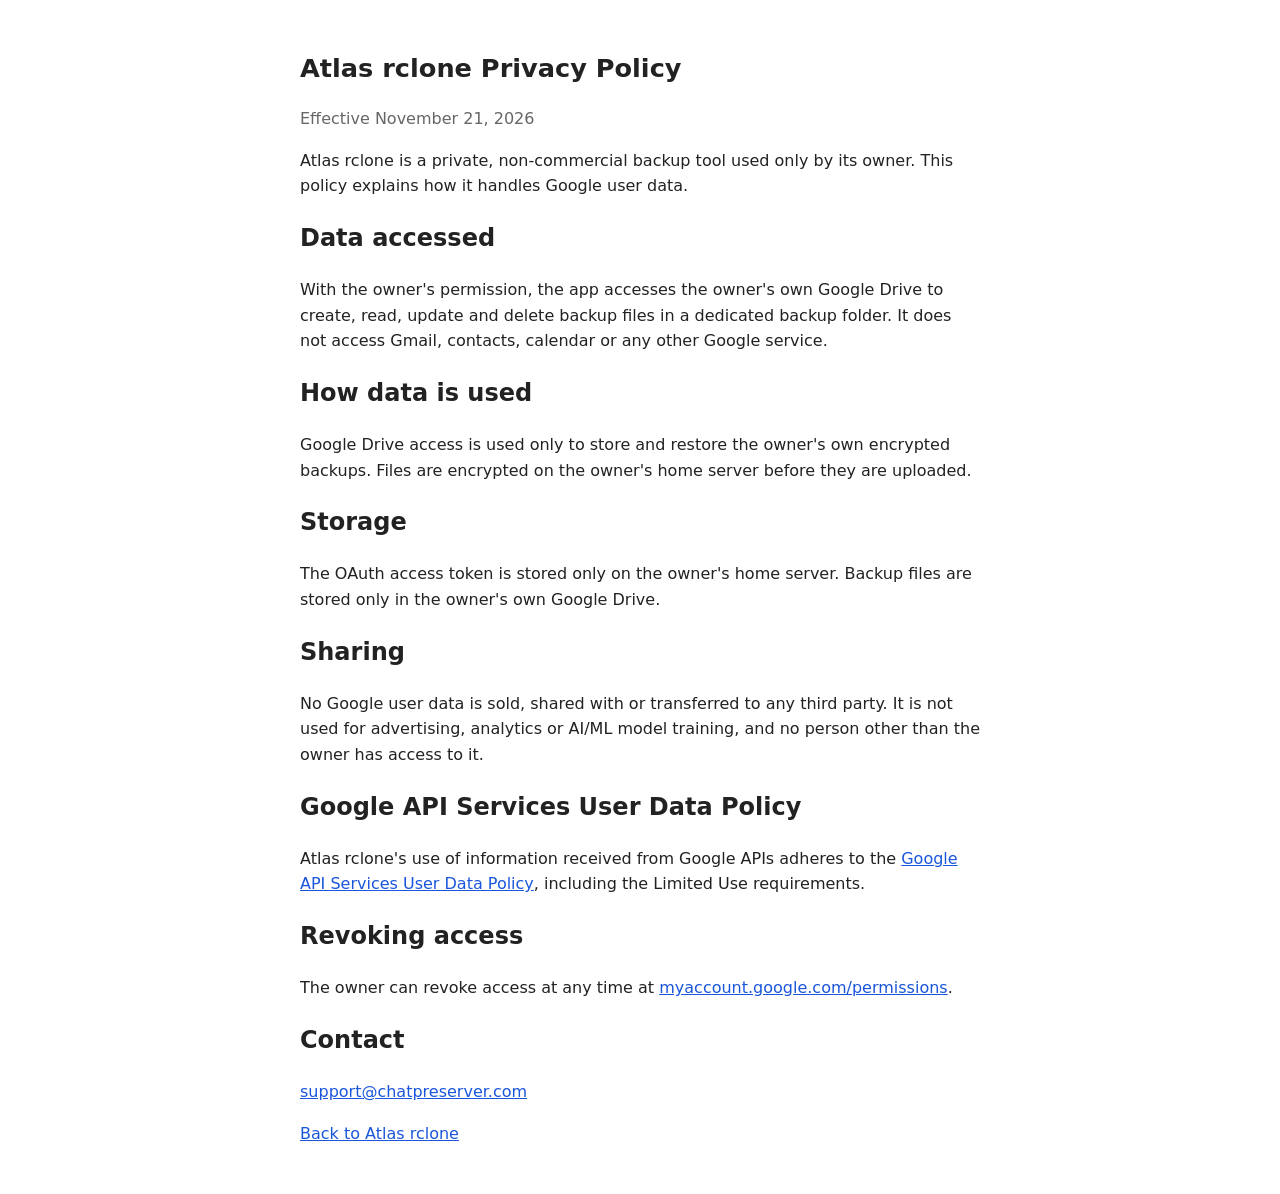
<file: atlas-backup/privacy.html>
<!doctype html>
<html lang="en">
<head>
<meta charset="utf-8">
<meta name="viewport" content="width=device-width, initial-scale=1">
<meta name="robots" content="noindex">
<title>Atlas rclone Privacy</title>
<style>
  body { font-family: system-ui, -apple-system, "Segoe UI", sans-serif; max-width: 680px; margin: 48px auto; padding: 0 16px; line-height: 1.6; color: #222; background: #fff; }
  h1 { font-size: 1.6rem; }
  .sub { color: #666; margin-top: 0; }
  a { color: #1a56db; }
</style>
</head>
<body>
  <h1>Atlas rclone Privacy Policy</h1>
  <p class="sub">Effective November 21, 2026</p>

  <p>Atlas rclone is a private, non-commercial backup tool used only by its owner. This policy explains how it handles Google user data.</p>

  <h2>Data accessed</h2>
  <p>With the owner's permission, the app accesses the owner's own Google Drive to create, read, update and delete backup files in a dedicated backup folder. It does not access Gmail, contacts, calendar or any other Google service.</p>

  <h2>How data is used</h2>
  <p>Google Drive access is used only to store and restore the owner's own encrypted backups. Files are encrypted on the owner's home server before they are uploaded.</p>

  <h2>Storage</h2>
  <p>The OAuth access token is stored only on the owner's home server. Backup files are stored only in the owner's own Google Drive.</p>

  <h2>Sharing</h2>
  <p>No Google user data is sold, shared with or transferred to any third party. It is not used for advertising, analytics or AI/ML model training, and no person other than the owner has access to it.</p>

  <h2>Google API Services User Data Policy</h2>
  <p>Atlas rclone's use of information received from Google APIs adheres to the <a href="https://developers.google.com/terms/api-services-user-data-policy">Google API Services User Data Policy</a>, including the Limited Use requirements.</p>

  <h2>Revoking access</h2>
  <p>The owner can revoke access at any time at <a href="https://myaccount.google.com/permissions">myaccount.google.com/permissions</a>.</p>

  <h2>Contact</h2>
  <p><a href="mailto:support@chatpreserver.com">support@chatpreserver.com</a></p>

  <p><a href="index.html">Back to Atlas rclone</a></p>
</body>
</html>
</file>
<file: style.css>
:root { --bg: #f7f8fa; --fg: #1b2230; --muted: #5a6476; --line: #dfe3ea; --card: #fff; --accent: #1f5fe0; }
@media (prefers-color-scheme: dark) { :root { --bg: #12161d; --fg: #e7eaf0; --muted: #9ba5b6; --line: #2a3140; --card: #191e27; --accent: #6b9dff; } }
* { box-sizing: border-box; }
body { margin: 0; background: var(--bg); color: var(--fg); font: 17px/1.6 system-ui, -apple-system, "Segoe UI", sans-serif; }
main { max-width: 760px; margin: 0 auto; padding: 40px 16px 64px; }
a { color: var(--accent); }
header.top { display: flex; align-items: center; gap: 10px; font-weight: 700; }
header.top img { width: 32px; height: 32px; }
header.top a { color: inherit; text-decoration: none; }
.hero { display: grid; grid-template-columns: auto 1fr; gap: 24px; align-items: center; margin: 40px 0 32px; }
.hero img { width: 112px; height: 112px; }
h1 { font-size: 40px; line-height: 1.15; margin: 0 0 8px; }
h2 { font-size: 24px; margin: 40px 0 12px; }
h3 { font-size: 17px; margin: 0 0 4px; }
.sub { color: var(--muted); font-size: 19px; margin: 0; }
.cta { margin-top: 16px; color: var(--muted); font-size: 15px; }
.grid { display: grid; grid-template-columns: repeat(2, minmax(0, 1fr)); gap: 16px 28px; }
.grid div { border-top: 2px solid var(--line); padding-top: 10px; }
.grid p { margin: 0; color: var(--muted); font-size: 15px; }
ul { padding-left: 20px; } li { margin: 6px 0; }
table { border-collapse: collapse; width: 100%; font-size: 15px; }
th, td { text-align: left; vertical-align: top; padding: 8px 10px; border-bottom: 1px solid var(--line); }
.tablewrap { overflow-x: auto; }
footer { margin-top: 56px; padding-top: 16px; border-top: 1px solid var(--line); color: var(--muted); font-size: 14px; }
@media (max-width: 600px) { .hero, .grid { grid-template-columns: 1fr; } h1 { font-size: 32px; } }
.signup { margin-top: 18px; font-size: 14px; color: var(--muted); }
.signup span { display: inline-block; margin-top: 8px; }
.button { display: inline-block; background: var(--accent); color: #fff; text-decoration: none; font-weight: 600; font-size: 16px; padding: 10px 18px; border-radius: 8px; }
.button:hover { filter: brightness(1.08); }
.button.secondary { background: transparent; color: var(--accent); box-shadow: inset 0 0 0 2px var(--accent); }
.cta .button { margin: 0 6px 8px 0; }
.cta span { display: inline-block; margin-top: 4px; }
.urgent { margin: 8px 0 0; padding: 4px 20px 16px; border-left: 4px solid #e5484d; background: var(--card); border-radius: 0 10px 10px 0; }
.urgent h2 { margin-top: 12px; }
.urgent p { margin: 0; }

/* Email updates signup (Kit form, posted without Kit's script) */
.updates { margin: 40px 0 8px; padding: 20px 22px; background: var(--card); border: 1px solid var(--line); border-radius: 12px; text-align: center; }
.updates h2 { margin-top: 0; }
.updates form { display: flex; gap: 8px; flex-wrap: wrap; justify-content: center; margin: 14px 0 6px; }
.updates input { flex: 1 1 240px; max-width: 360px; font: inherit; font-size: 16px; padding: 10px 12px; border: 1px solid var(--line); border-radius: 8px; background: var(--bg); color: inherit; }
.updates button { border: 0; cursor: pointer; font-family: inherit; }
.updates .fine { font-size: 13px; color: var(--muted); }
.sr { position: absolute; width: 1px; height: 1px; overflow: hidden; clip: rect(0 0 0 0); white-space: nowrap; }
.tagline { margin: 4px 0 8px; font-size: 19px; }
.steps { padding-left: 22px; }
.steps li { margin: 6px 0; }
</file>
